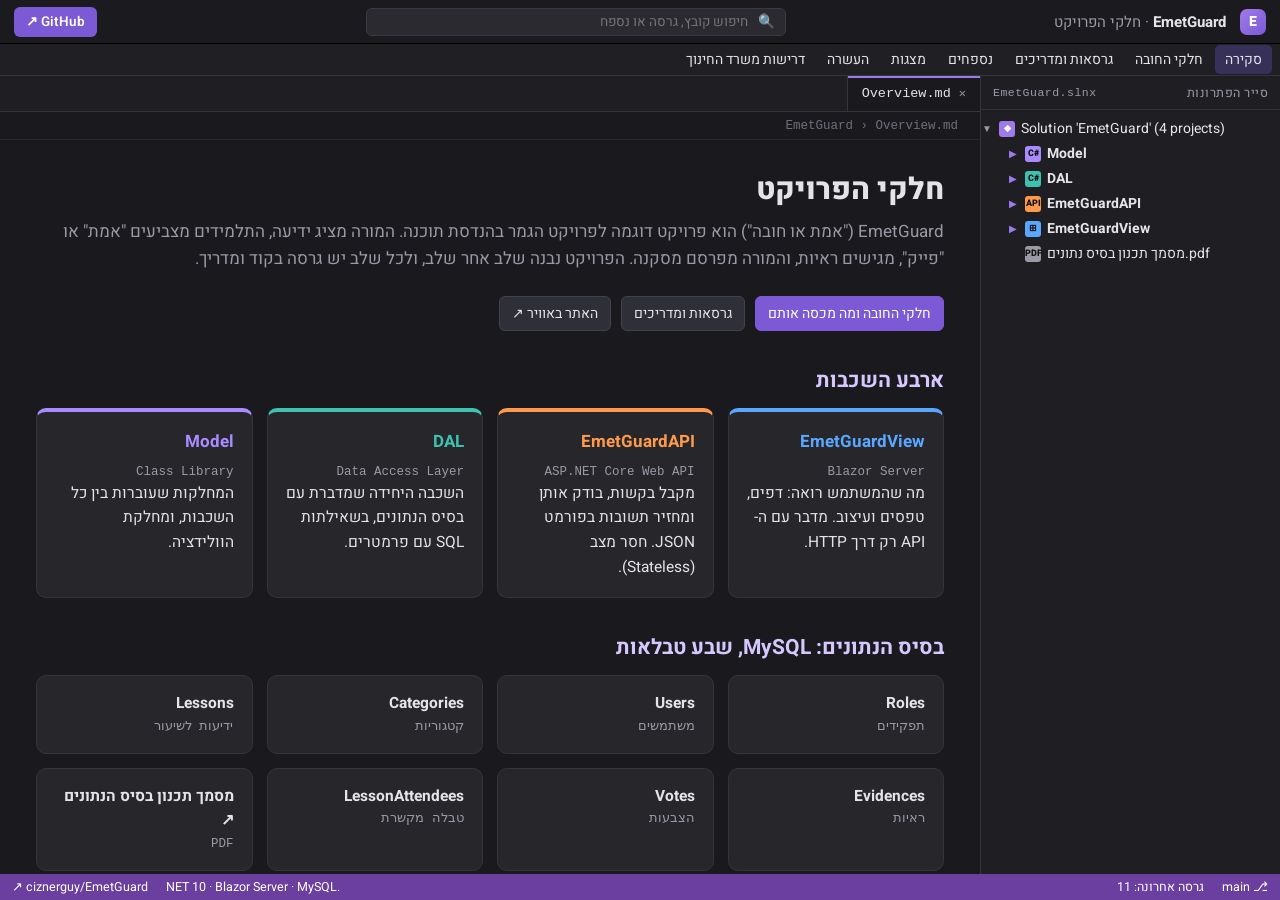
<file: index.html>
<!DOCTYPE html>
<html lang="he" dir="rtl">
<head>
<meta charset="utf-8">
<meta name="viewport" content="width=device-width, initial-scale=1">
<title>חלקי הפרויקט · EmetGuard</title>
<meta name="description" content="פרויקט הדוגמה EmetGuard: חלקי החובה, גרסאות, מדריכים, נספחים ומצגות">
<link rel="preconnect" href="https://fonts.googleapis.com">
<link href="https://fonts.googleapis.com/css2?family=Heebo:wght@400;500;700;800&display=swap" rel="stylesheet">
<style>
:root{
  --title:#1b1b1f; --menu:#202024; --side:#1f1f23; --side2:#26262b; --editor:#1a1a1e; --tab:#26262b; --tabActive:#1a1a1e;
  --line:#34343b; --text:#e3e3e8; --muted:#9a9aa6; --dim:#6f6f7a;
  --accent:#9f7aea; --accent2:#7c5ad6; --status:#6b3fa0; --sel:#37315a; --hover:#2d2d34;
  --ok:#4ec98a; --part:#e8b54d; --later:#8a8a96;
  --model:#a98bff; --dal:#3fc1b0; --api:#ff9a4d; --view:#5aa7ff; --db:#c9a27d;
  --code:"Cascadia Code","Cascadia Mono",Consolas,"Courier New",monospace;
}
*{box-sizing:border-box}
html,body{margin:0;height:100%}
body{background:var(--editor);color:var(--text);font-family:Heebo,"Segoe UI",Arial,sans-serif;font-size:15.5px;display:flex;flex-direction:column;overflow:hidden}
a{color:#b9a2ff}
a:hover{color:#d6c8ff}
code,.mono{font-family:var(--code);font-size:.92em}
code{background:#2a2a31;border:1px solid #393942;border-radius:4px;padding:0 5px;direction:ltr;unicode-bidi:isolate}

/* פס כותרת */
.titlebar{height:44px;background:var(--title);display:flex;align-items:center;gap:14px;padding:0 14px;border-bottom:1px solid #000}
.logo{width:26px;height:26px;border-radius:7px;background:linear-gradient(135deg,var(--accent),var(--accent2));display:grid;place-items:center;font-weight:800;font-size:14px;color:#fff}
.titlebar .name{font-weight:700;font-size:15px;white-space:nowrap}
.titlebar .name span{color:var(--muted);font-weight:400}
.search{flex:1;max-width:420px;margin-inline:auto;background:#2a2a30;border:1px solid #3a3a42;border-radius:6px;height:28px;display:flex;align-items:center;padding:0 10px;gap:8px;color:var(--muted);font-size:13.5px}
.search input{background:none;border:0;outline:0;color:var(--text);font:inherit;width:100%}
.tb-btn{background:var(--accent2);color:#fff;border:0;border-radius:6px;padding:5px 12px;font:inherit;font-size:13.5px;font-weight:600;text-decoration:none;white-space:nowrap}
.tb-btn:hover{background:var(--accent);color:#fff}
.menubtn{display:none;background:none;border:1px solid #444;color:var(--text);border-radius:6px;padding:3px 9px;font-size:16px;cursor:pointer}

/* תפריט */
.menubar{height:32px;background:var(--menu);display:flex;align-items:center;gap:2px;padding:0 8px;border-bottom:1px solid var(--line);overflow-x:auto;white-space:nowrap}
.menubar button{background:none;border:0;color:var(--text);font:inherit;font-size:14px;padding:4px 10px;border-radius:5px;cursor:pointer}
.menubar button:hover{background:var(--hover)}
.menubar button.on{background:var(--sel)}

/* גוף */
.main{flex:1;display:flex;min-height:0}
.explorer{width:300px;background:var(--side);border-left:1px solid var(--line);display:flex;flex-direction:column;min-height:0}
.pane-title{height:34px;display:flex;align-items:center;justify-content:space-between;padding:0 12px;font-size:12.5px;letter-spacing:.04em;color:var(--muted);text-transform:uppercase;border-bottom:1px solid var(--line)}
.tree{flex:1;overflow:auto;padding:6px 0 20px;font-size:14px;direction:ltr}
.tree .row{display:flex;align-items:center;gap:6px;height:25px;padding-right:10px;cursor:pointer;white-space:nowrap;color:var(--text);user-select:none}
.tree .row:hover{background:var(--hover)}
.tree .row.sel{background:var(--sel);outline:1px solid #5c4aa0}
.tree .chev{width:12px;color:var(--muted);font-size:10px;text-align:center}
.tree .ico{direction:ltr;width:16px;height:16px;border-radius:3px;display:inline-grid;place-items:center;font-size:9px;font-weight:800;color:#111;flex:none}
.tree .desc{color:var(--dim);font-size:12px;margin-left:6px;direction:rtl}
.tree .kids{display:block}
.tree .kids.closed{display:none}
/* רמז: כל 5 שניות החצים של הפרויקטים קופצים, עד הלחיצה הראשונה על העץ */
.tree .chev.hint{color:var(--accent);animation:nudge 5s ease-in-out 1s infinite}
@keyframes nudge{0%,24%,100%{transform:none}6%,18%{transform:translateX(4px) scale(1.35)}12%{transform:none}}
.tree .hint-tip{margin-left:8px;font-size:11.5px;color:var(--accent);direction:rtl;opacity:0;animation:tip 5s ease 1s infinite both}
@keyframes tip{0%{opacity:0}8%{opacity:1}60%{opacity:1}75%{opacity:0}100%{opacity:0}}

.editor{flex:1;display:flex;flex-direction:column;min-width:0}
.tabs{height:36px;background:var(--side);display:flex;align-items:flex-end;border-bottom:1px solid var(--line);overflow-x:auto;overflow-y:hidden}
.tab{height:35px;display:flex;align-items:center;gap:8px;padding:0 14px;background:var(--tab);border-left:1px solid var(--line);color:var(--muted);font-size:13.5px;cursor:pointer;white-space:nowrap;font-family:var(--code);direction:ltr}
.tab:hover{color:var(--text)}
.tab.on{background:var(--tabActive);color:var(--text);box-shadow:inset 0 2px 0 var(--accent)}
.tab .x{opacity:0;font-size:12px}
.tab.on .x{opacity:.6}
.breadcrumb{height:28px;display:flex;align-items:center;padding:0 22px;color:var(--dim);font-size:12.5px;border-bottom:1px solid #26262c;font-family:var(--code);direction:ltr;justify-content:flex-end}
.content{flex:1;overflow:auto;padding:28px 36px 60px}
.page{display:none;max-width:1050px;margin:0 auto;animation:fade .25s}
.page.on{display:block}
@keyframes fade{from{opacity:0;transform:translateY(6px)}to{opacity:1;transform:none}}

h1{font-size:30px;margin:0 0 6px;font-weight:800}
h2{font-size:21px;margin:34px 0 12px;font-weight:700;color:#d6c8ff}
.lead{color:var(--muted);font-size:17px;margin:0 0 24px;line-height:1.6}
p{line-height:1.7}

.grid{display:grid;gap:14px}
.g2{grid-template-columns:repeat(2,1fr)} .g3{grid-template-columns:repeat(3,1fr)} .g4{grid-template-columns:repeat(4,1fr)}
.card{background:var(--side2);border:1px solid var(--line);border-radius:10px;padding:16px 18px;line-height:1.6}
.card h3{margin:0 0 6px;font-size:17px}
.card .k{font-family:var(--code);font-size:12.5px;color:var(--muted);direction:ltr;text-align:right}
a.card{display:block;text-decoration:none;color:var(--text);transition:border-color .15s,transform .15s}
a.card:hover{border-color:var(--accent);transform:translateY(-2px);color:var(--text)}
.layer{border-top:4px solid}
.btns{display:flex;gap:10px;flex-wrap:wrap;margin-top:10px}
.btn{display:inline-flex;align-items:center;gap:6px;background:#2f2f37;border:1px solid #42424c;color:var(--text);text-decoration:none;border-radius:6px;padding:6px 12px;font-size:14px}
.btn:hover{border-color:var(--accent);color:#fff}
.btn.primary{background:var(--accent2);border-color:var(--accent2);color:#fff}

table{border-collapse:collapse;width:100%;font-size:14.5px;background:var(--side2);border:1px solid var(--line);border-radius:10px;overflow:hidden}
th,td{padding:10px 12px;text-align:right;border-bottom:1px solid var(--line);vertical-align:top;line-height:1.55}
th{background:#2c2c33;color:var(--muted);font-weight:600;font-size:13px}
tr:last-child td{border-bottom:0}
tr:hover td{background:#2a2a31}
.num{font-family:var(--code);color:var(--accent);font-weight:700;width:46px;text-align:center}
.st{display:inline-block;padding:1px 10px;border-radius:12px;font-size:12.5px;font-weight:700;white-space:nowrap}
.st.ok{background:rgba(78,201,138,.15);color:var(--ok);border:1px solid rgba(78,201,138,.4)}
.st.part{background:rgba(232,181,77,.13);color:var(--part);border:1px solid rgba(232,181,77,.4)}
.st.later{background:rgba(138,138,150,.13);color:var(--later);border:1px solid rgba(138,138,150,.35)}
.where{font-family:var(--code);font-size:12.5px;color:#cbbdff;direction:ltr;unicode-bidi:isolate}

.note{background:#2b2640;border:1px solid #4a3f7a;border-radius:10px;padding:12px 16px;line-height:1.6;margin:16px 0}
.warn{background:#3a2f1c;border-color:#6b5328}

/* פרטי קובץ */
.filehead{display:flex;align-items:center;gap:12px;margin-bottom:6px}
.filehead .ico{direction:ltr;width:34px;height:34px;border-radius:8px;display:grid;place-items:center;font-weight:800;color:#111;font-size:14px}
.codebox{background:#141417;border:1px solid var(--line);border-radius:10px;padding:14px 18px;font-family:var(--code);font-size:13.5px;direction:ltr;text-align:left;white-space:pre;overflow:auto;color:#d4d4d4;line-height:1.55}
.codebox .c{color:#6a9955} .codebox .k{color:#569cd6} .codebox .t{color:#4ec9b0} .codebox .s{color:#ce9178}

/* שורת סטטוס */
.statusbar{height:26px;background:var(--status);color:#fff;display:flex;align-items:center;gap:18px;padding:0 12px;font-size:12.5px;white-space:nowrap;overflow:hidden}
.statusbar .sp{flex:1}
.statusbar a{color:#fff;text-decoration:none}

/* טלפון */
@media (max-width:900px){
  .g3,.g4{grid-template-columns:repeat(2,1fr)}
  .explorer{position:fixed;top:76px;bottom:26px;right:0;z-index:20;transform:translateX(100%);transition:transform .2s;box-shadow:-8px 0 30px rgba(0,0,0,.5)}
  body.tree-open .explorer{transform:none}
  .menubtn{display:inline-block}
  .search{display:none}
  .content{padding:20px 16px 50px}
  .titlebar .name span{display:none}
}
@media (max-width:560px){
  .g2,.g3,.g4{grid-template-columns:1fr}
  h1{font-size:24px}
  .tb-btn{display:none}
  table{font-size:13.5px} th,td{padding:8px}
}
</style>
</head>
<body>

<header class="titlebar">
  <button class="menubtn" id="menuBtn" aria-label="פתיחת סייר הפתרונות">☰</button>
  <div class="logo">E</div>
  <div class="name">EmetGuard <span>· חלקי הפרויקט</span></div>
  <label class="search">🔍<input id="q" type="search" placeholder="חיפוש קובץ, גרסה או נספח"></label>
  <a class="tb-btn" href="https://github.com/ciznerguy/EmetGuard" target="_blank" rel="noopener">GitHub ↗</a>
</header>

<nav class="menubar" id="menubar">
  <button data-go="overview">סקירה</button>
  <button data-go="requirements">חלקי החובה</button>
  <button data-go="versions">גרסאות ומדריכים</button>
  <button data-go="appendices">נספחים</button>
  <button data-go="decks">מצגות</button>
  <button data-go="enrichment">העשרה</button>
  <button data-go="ministry">דרישות משרד החינוך</button>
</nav>

<div class="main">
  <aside class="explorer" id="explorer">
    <div class="pane-title"><span>סייר הפתרונות</span><span class="mono" style="text-transform:none">EmetGuard.slnx</span></div>
    <div class="tree" id="tree"></div>
  </aside>

  <section class="editor">
    <div class="tabs" id="tabs"></div>
    <div class="breadcrumb" id="crumb"></div>
    <div class="content" id="content">

<!-- ===== סקירה ===== -->
<article class="page" id="p-overview">
  <h1>חלקי הפרויקט</h1>
  <p class="lead">EmetGuard ("אמת או חובה") הוא פרויקט דוגמה לפרויקט הגמר בהנדסת תוכנה. המורה מציג ידיעה, התלמידים מצביעים "אמת" או "פייק", מגישים ראיות, והמורה מפרסם מסקנה. הפרויקט נבנה שלב אחר שלב, ולכל שלב יש גרסה בקוד ומדריך.</p>

  <div class="btns" style="margin-bottom:8px">
    <a class="btn primary" href="#requirements">חלקי החובה ומה מכסה אותם</a>
    <a class="btn" href="#versions">גרסאות ומדריכים</a>
    <a class="btn" href="https://emetguard.onrender.com" target="_blank" rel="noopener">האתר באוויר ↗</a>
  </div>

  <h2>ארבע השכבות</h2>
  <div class="grid g4">
    <a class="card layer" style="border-top-color:var(--view)" href="#file/view">
      <h3 style="color:var(--view)">EmetGuardView</h3><div class="k">Blazor Server</div>
      מה שהמשתמש רואה: דפים, טפסים ועיצוב. מדבר עם ה-API רק דרך HTTP.</a>
    <a class="card layer" style="border-top-color:var(--api)" href="#file/api">
      <h3 style="color:var(--api)">EmetGuardAPI</h3><div class="k">ASP.NET Core Web API</div>
      מקבל בקשות, בודק אותן ומחזיר תשובות בפורמט JSON. חסר מצב (Stateless).</a>
    <a class="card layer" style="border-top-color:var(--dal)" href="#file/dal">
      <h3 style="color:var(--dal)">DAL</h3><div class="k">Data Access Layer</div>
      השכבה היחידה שמדברת עם בסיס הנתונים, בשאילתות SQL עם פרמטרים.</a>
    <a class="card layer" style="border-top-color:var(--model)" href="#file/model">
      <h3 style="color:var(--model)">Model</h3><div class="k">Class Library</div>
      המחלקות שעוברות בין כל השכבות, ומחלקת הוולידציה.</a>
  </div>

  <h2>בסיס הנתונים: MySQL, שבע טבלאות</h2>
  <div class="grid g4">
    <div class="card"><b>Roles</b><div class="k">תפקידים</div></div>
    <div class="card"><b>Users</b><div class="k">משתמשים</div></div>
    <div class="card"><b>Categories</b><div class="k">קטגוריות</div></div>
    <div class="card"><b>Lessons</b><div class="k">ידיעות לשיעור</div></div>
    <div class="card"><b>Evidences</b><div class="k">ראיות</div></div>
    <div class="card"><b>Votes</b><div class="k">הצבעות</div></div>
    <div class="card"><b>LessonAttendees</b><div class="k">טבלה מקשרת</div></div>
    <a class="card" id="dbDoc" target="_blank" rel="noopener"><b>מסמך תכנון בסיס הנתונים ↗</b><div class="k">PDF</div></a>
  </div>

  <h2>איך להשתמש באתר</h2>
  <div class="grid g3">
    <div class="card"><b>סייר הפתרונות</b><br>בצד ימין, כמו ב-Visual Studio. לחיצה על קובץ מסבירה מה הוא עושה ובאיזו גרסה נוסף.</div>
    <div class="card"><b>הלשוניות</b><br>בתפריט העליון: חלקי החובה, גרסאות, נספחים, מצגות ודרישות המשרד.</div>
    <div class="card"><b>חיפוש</b><br>בשורת החיפוש למעלה אפשר למצוא קובץ, גרסה או נספח לפי שם.</div>
  </div>
</article>

<!-- ===== חלקי החובה ===== -->
<article class="page" id="p-requirements">
  <h1>חלקי החובה</h1>
  <p class="lead">דרישות החובה לפי גיליון ההערכה של משרד החינוך (מגמה 883589), ולצד כל אחת: איפה היא נמצאת בפרויקט הדוגמה ובאיזו גרסה.</p>

  <h2>דרישות חובה 1-6</h2>
  <table>
    <tr><th>#</th><th>דרישה</th><th>איפה בפרויקט</th><th>גרסה</th></tr>
    <tr><td class="num">1</td><td>ממשק למערכת מידע: שליפה מכמה טבלאות, עדכון, ועובד בזמן הבחינה</td><td><span class="where">UserDB · UsersController</span><br>הרשמה, כניסה, שליפת משתמש עם שם התפקיד (JOIN)</td><td>3, 5, 6</td></tr>
    <tr><td class="num">2</td><td>שימוש בנתונים ובפקדים, שאילתות מורכבות, חיתוך ועדכון</td><td><span class="where">UserDB</span><br>שאילתות עם פרמטרים, JOIN לתפקידים, ספירה לפי תפקיד (GROUP BY), עדכון סיסמה ואימייל</td><td>3</td></tr>
    <tr><td class="num">3</td><td>מסד נתונים מנורמל: לפחות 4 טבלאות, טבלה מקשרת, מפתחות זרים</td><td><span class="where">DatabaseInitializer</span><br>7 טבלאות, LessonAttendees מקשרת, מפתחות זרים</td><td>2</td></tr>
    <tr><td class="num">4</td><td>ממשק משתמש נוח, כולל בדיקות תקינות</td><td><span class="where">Home · Login · Register · UserValidator</span><br>עיצוב Bootstrap, בדיקות קלט בדף וב-API</td><td>4, 5, 11</td></tr>
    <tr><td class="num">5</td><td>שימוש נכון בתכנות מונחה עצמים, כולל ירושה</td><td><span class="where">BaseEntity → User</span><br>ירושה, בנאים, base, override של ToString</td><td>3</td></tr>
    <tr><td class="num">6</td><td>כמה רמות הרשאה, והממשק מציג רק מה שמותר</td><td>מנהל, מורה ותלמיד. דף ראשי לכל תפקיד</td><td>8 (מטלה)</td></tr>
  </table>

  <h2>דרישות החלופה</h2>
  <table>
    <tr><th>חלופה</th><th>מה נדרש</th><th>איפה בפרויקט</th></tr>
    <tr><td><b>שירותי רשת</b></td><td>שרת-לקוח, סביבה חסרת מצב, Web Service שכתב התלמיד עם שליפה, הוספה, עדכון ומחיקה, והעברת אובייקטים ורשימות</td><td><span class="where">EmetGuardAPI · UsersController</span><br>ASP.NET Core, ‏<code>List&lt;User&gt;</code> ב-JSON</td></tr>
    <tr><td><b>תכנות אסינכרוני</b></td><td>טיפול בנתונים בשרת במנגנון אסינכרוני, אירועים ונציגים (delegates)</td><td><span class="where">async/await · UserSession.OnChange</span></td></tr>
    <tr><td><b>מערכות מנהליות</b></td><td>תיק ניתוח: ייזום, מערכת קיימת ועתידית, ארגון, Use Case, תרשים פעילות, ERD/DSD</td><td>מסמך הייזום ומסמך תכנון בסיס הנתונים</td></tr>
  </table>

  <h2>הרחבות: צריך 3 נושאים</h2>
  <p>אפשרות 1: שלושה נושאים מסעיף 8. אפשרות 2: שניים מסעיף 8 ושניים מסעיף 9.</p>
  <div class="grid g2">
    <div class="card"><b>סעיף 8</b>
      <ul style="margin:6px 0 0;padding-right:20px">
        <li>הצפנה והגנה על סיסמאות: גיבוב BCrypt <span class="st later">גרסה 7</span></li>
        <li>user control: הרכיבים Field ו-Logo <span class="st later">גרסה 4</span></li>
      </ul></div>
    <div class="card"><b>סעיף 9</b>
      <ul style="margin:6px 0 0;padding-right:20px">
        <li>הגנה מפני SQL Injection בעזרת פרמטרים <span class="st later">גרסה 3</span></li>
        <li>קוד אסינכרוני <span class="st later">כל הגרסאות</span></li>
        <li>כתיבה ושימוש במחלקות validation <span class="st later">גרסה 11</span></li>
      </ul></div>
  </div>
  <div class="note"><b>סעיף 7, בינה מלאכותית:</b> השנה רשות, וכל נתיב בו נספר כנושא מסעיף 8. בשנה הבאה (תשפ"ח) הוא יהפוך לחובה.</div>

  <h2>תנאי סף שאינם קוד</h2>
  <div class="grid g3">
    <div class="card"><b>תיק פרויקט</b><br>חובה שיהיו בו לפחות ארכיטקטורה, מימוש ונספח קוד. בלעדיהם הפרויקט לא מתקבל.</div>
    <div class="card"><b>סימון קוד שנעזרו בו</b><br>כל קטע שנלקח מאתר או נוצר בבינה מלאכותית מסומן בתיעוד. בפרויקט: הערות ▼▼▼ ו-▲▲▲ סביב קטעי העיצוב.</div>
    <div class="card"><b>עובד בבחינה</b><br>הפעלה מלאה מקצה לקצה, כולל שמירה וטעינה של נתונים. לא סרטון ולא מצגת.</div>
  </div>
</article>

<!-- ===== גרסאות ===== -->
<article class="page" id="p-versions">
  <h1>גרסאות ומדריכים</h1>
  <p class="lead">כל גרסה מוסיפה שלב אחד. לכל גרסה: הקוד כפי שהיה בסוף השלב, ומדריך שמסביר מה נעשה בו.</p>
  <table id="versionsTable">
    <tr><th>גרסה</th><th>מה נוסף</th><th>קוד</th><th>מדריך</th></tr>
  </table>
  <div class="note"><b>הגשה:</b> <a href="https://github.com/ciznerguy/EmetGuard/releases/download/v7/submission-stages-1-9.pdf" target="_blank" rel="noopener">הוראות הגשה שלבים 1-9</a>. קישור לפרויקט ב-GitHub וסרטון הסבר הם חובה. כל גרסה זמינה גם כקובץ zip בדף ה-<a href="https://github.com/ciznerguy/EmetGuard/releases" target="_blank" rel="noopener">Releases</a>.</div>
</article>

<!-- ===== נספחים ===== -->
<article class="page" id="p-appendices">
  <h1>נספחים</h1>
  <p class="lead">הסברים מורחבים על נושאים שפגשנו בדרך. ליד כל נספח מצוין באיזו גרסה פגשנו את הנושא לראשונה.</p>
  <div class="grid g2" id="appGrid"></div>
</article>

<!-- ===== מצגות ===== -->
<article class="page" id="p-decks">
  <h1>מצגות</h1>
  <p class="lead">מצגות מונפשות להצגה בכיתה. מעבר בין שקפים בחיצים במקלדת או בכפתורים בתחתית המסך.</p>
  <div class="grid g2">
    <a class="card" href="parts.html" target="_blank" rel="noopener" style="border-top:4px solid var(--view)">
      <h3>חלקי הפרויקט (הכנה למבחן) ↗</h3>
      ארבע השכבות, תפקיד כל אחת ואיך הן מדברות זו עם זו, לפי שלבים 1-9.</a>
    <a class="card" href="validation.html" target="_blank" rel="noopener" style="border-top:4px solid var(--model)">
      <h3>מחלקת ולידציה (גרסה 11) ↗</h3>
      למה בדיקה בדף לא מספיקה, איפה UserValidator יושבת, הכללים, הקוד והשימוש בדף וב-API.</a>
  </div>
  <h2>סרטון</h2>
  <div class="card">
    <h3>איך עובדים עם הגיט של EmetGuard</h3>
    <p style="margin:0 0 12px;color:var(--muted)">סרטון קצר, בלי קול: הדף הראשי, מעבר בין הגרסאות, המדריך של כל גרסה והנספחים.</p>
    <video controls preload="metadata" playsinline style="width:100%;max-width:900px;display:block;border-radius:8px;border:1px solid var(--line);background:#000">
      <source src="media/git-guide.mp4#t=2" type="video/mp4">
    </video>
  </div>
</article>

<!-- ===== העשרה ===== -->
<article class="page" id="p-enrichment">
  <h1>העשרה</h1>
  <p class="lead">למי שרוצה ללמוד עוד. <b>לא חובה:</b> הפרויקט עומד בכל הדרישות גם בלעדיהם. כדאי לגשת אליהם רק אחרי שסיימתם את שלבי הפרויקט.</p>
  <div class="grid g2">
    <div class="card"><h3>Remote DB</h3>בסיס נתונים MySQL בענן (Aiven), ובחירה בקוד בין השרת המקומי לשרת בענן.
      <div class="btns"><a class="btn" href="https://github.com/ciznerguy/EmetGuard/raw/main/enrichment/remote-db-guide.pdf" target="_blank" rel="noopener">מדריך ↗</a></div></div>
    <div class="card"><h3>Website Hosting</h3>פרסום האתר באינטרנט ב-Render עם Docker.
      <div class="btns"><a class="btn" href="https://github.com/ciznerguy/EmetGuard/raw/main/enrichment/website-hosting-guide.pdf" target="_blank" rel="noopener">מדריך ↗</a><a class="btn" href="https://emetguard.onrender.com" target="_blank" rel="noopener">האתר באוויר ↗</a></div></div>
  </div>
</article>

<!-- ===== משרד החינוך ===== -->
<article class="page" id="p-ministry">
  <h1>דרישות משרד החינוך</h1>
  <p class="lead">"אפליקציות משולבות נתונים" במסגרת לימודי ההתמחות בהנדסת תוכנה, 883589. גיליון בדיקת רמת הפרויקט והערכתו.</p>
  <div class="btns" style="margin-bottom:10px"><a class="btn primary" href="docs/ministry-requirements.pdf" target="_blank" rel="noopener">📄 פתיחת הגיליון המלא (PDF)</a></div>

  <h2>בקצרה</h2>
  <div class="grid g2">
    <div class="card"><b>דרישות חובה 1-6</b><br>בלעדיהן הפרויקט לא מתקבל. בלי דרישות 5 או 6 הוא נבדק כפרויקט 3 יחידות.</div>
    <div class="card"><b>סעיף 7: בינה מלאכותית</b><br>ארבעה נתיבים: מודל שפה דרך API, מודלים מוכנים, סוכן, ואימון מודל. השנה רשות, מתשפ"ח חובה.</div>
    <div class="card"><b>הרחבות: 3 נושאים</b><br>שלושה מסעיף 8, או שניים מסעיף 8 ושניים מסעיף 9. מתשפ"ח: ארבעה מסעיף 8, או שלושה מסעיף 8 ושניים מסעיף 9.</div>
    <div class="card"><b>תיק הפרויקט: 20%</b><br>מראה 15%, תוכן 85%. חובה לפחות ארכיטקטורה, מימוש ונספח קוד.</div>
  </div>

  <h2>הערכת הפרויקט בבחינה</h2>
  <table>
    <tr><th>מרכיב</th><th>משקל</th></tr>
    <tr><td>הצגה ושליטה בפרויקט</td><td>10%</td></tr>
    <tr><td>פרויקט עובד מקצה לקצה</td><td>10%</td></tr>
    <tr><td>אחסון וטיפול בבסיס נתונים</td><td>10%</td></tr>
    <tr><td>שימוש בנושאים מסעיפים 8 ו-9</td><td>10%</td></tr>
    <tr><td>שליטה בקוד</td><td>25%</td></tr>
    <tr><td>שליטה בחומר התיאורטי</td><td>15%</td></tr>
    <tr><td>שלוש הרחבות</td><td>7% + 7% + 6%</td></tr>
    <tr><td>בונוס: נושא מורכב, הרחבות נוספות</td><td>עד 10%</td></tr>
  </table>
  <div class="note warn">הפרויקט חייב לעבוד במהלך הבחינה. לא סרטון, לא מצגת, ולא "אתמול הכל עבד".</div>
</article>

<!-- ===== קובץ ===== -->
<article class="page" id="p-file"></article>

    </div>
  </section>
</div>

<footer class="statusbar">
  <span>⎇ main</span>
  <span id="sbLatest">גרסה אחרונה: 11</span>
  <span class="sp"></span>
  <span>.NET 10 · Blazor Server · MySQL</span>
  <a href="https://github.com/ciznerguy/EmetGuard" target="_blank" rel="noopener">ciznerguy/EmetGuard ↗</a>
</footer>

<script>
(function(){
  var GH = "https://github.com/ciznerguy/EmetGuard";
  var REL = GH + "/releases/download/";

  // ---------- נתונים ----------
  var versions = [
    [1, "מבנה ראשוני של ארבע שכבות", "v1", "v1/v1-initial-project-guide.pdf", "מדריך יצירת פרויקט ראשוני"],
    [2, "יצירה של בסיס הנתונים והטבלאות", "v2", "v2/v2-database-connection-guide.pdf", "מדריך חיבור לבסיס הנתונים"],
    [3, "מחלקות Model, שאילתות משתמשים ב-DAL ו-endpoints ב-API", "v3", "v3/v3-users-table-guide.pdf", "מדריך גישה לטבלת המשתמשים"],
    [4, "דף בית, דף הרשמה ודף כניסה בעיצוב Bootstrap", "v4", "v4/v4-pages-design-guide.pdf", "מדריך דף בית, הרשמה וכניסה"],
    [5, "הפעלת דף ההרשמה: בדיקה שהמשתמש לא קיים ושמירה בבסיס הנתונים", "v5", "v5/v5-register-logic-guide.pdf", "מדריך הפעלת דף ההרשמה"],
    [6, "כניסה למערכת, ושירות שזוכר את המשתמש המחובר בכל הדפים", "v6", "v6/v6-login-session-guide.pdf", "מדריך כניסה ושירות משתמש"],
    [7, "גיבוב סיסמאות עם BCrypt, ומשתמשים התחלתיים", "v7", "v7/v7-password-hashing-guide.pdf", "מדריך גיבוב סיסמאות"],
    [8, "מטלה: רמות הרשאה ודף ראשי לכל תפקיד", null, "v7/assignment-stage8-permissions.pdf", "הנחיות מטלה שלב 8"],
    [9, "מטלה: עיצוב הדפים הפנימיים", null, "v7/assignment-stage9-inner-pages.pdf", "הנחיות מטלה שלב 9"],
    [10, "הודעות בקונסולת ה-API על הגישה לבסיס הנתונים", "v10", "v10/v10-console-logging-guide.pdf", "מדריך הודעות בקונסולה"],
    [11, "מחלקת ולידציה משותפת: אותם כללי תקינות בדף ההרשמה וב-API", "v11", "v11/v11-validation-guide.pdf", "מדריך מחלקת ולידציה"]
  ];
  var appendices = [
    ["שאלות להבנה וחזרה", "v7/review-questions.pdf", "כל הגרסאות"],
    ["גיבוי הפרויקט ב-Git וב-GitHub", "v1/appendix-git-backup.pdf", "1"],
    ["המחלקה DatabaseInitializer: אתחול בסיס הנתונים", "v2/v2-appendix-database-initializer.pdf", "2"],
    ["למה צריך מחלקת בסיס (BaseEntity)", "v3/v3-users-table-guide.pdf", "3"],
    ["תכונות ב-C#: get ו-set, ולמה לא ויתרנו על הכימוס", "v3/v3-appendix-properties.pdf", "3"],
    ["Bootstrap לעומק, עם דוגמאות מהאתר", "v4/v4-pages-design-guide.pdf", "4"],
    ["פביקון: מה זה, איך יוצרים ואיך מעלים לאתר", "v4/v4-appendix-favicon.pdf", "4"],
    ["איך משתמשים במחלקה בלי ליצור עצם: פעולות static", "v11/v11-appendix-static.pdf", "11"]
  ];

  // קבצים בסייר הפתרונות
  var C = {model:"#a98bff", dal:"#3fc1b0", api:"#ff9a4d", view:"#5aa7ff", db:"#c9a27d", doc:"#9a9aa6"};
  var files = {
    model:{name:"Model", kind:"project", color:C.model, ico:"C#", desc:"פרויקט מסוג Class Library שמכיל את מחלקות הנתונים של המערכת. אלה המחלקות שעוברות בין כל השכבות: ה-DAL ממלא אותן מבסיס הנתונים, ה-API שולח אותן ברשת כ-JSON, והתצוגה מציגה אותן. Model לא תלויה באף שכבה אחרת, ולכן כל השכבות יכולות להפנות אליה בלי ליצור תלות מעגלית. התצוגה מפנה אליה ישירות, וה-API מכיר אותה דרך DAL. בפרויקט יש שלושה קבצים: מחלקת הבסיס BaseEntity, המחלקה User ומחלקת הוולידציה UserValidator. כשנוסיף ישויות חדשות, כמו שיעור או ראיה, הן ייכנסו לכאן.", ver:"1", path:"Model"},
    baseentity:{name:"BaseEntity.cs", color:C.model, ico:"C#", desc:"מחלקת בסיס מופשטת (abstract) שכל ישות במערכת יורשת ממנה. יש בה תכונה אחת, Id, המזהה הייחודי שמתאים למפתח הראשי בטבלה. המילה abstract אומרת שאי אפשר ליצור ממנה עצם ישירות, רק ממחלקות שיורשות ממנה. הבנאים שלה מוגדרים protected, כלומר רק מחלקה יורשת יכולה לקרוא להם, דרך base. כך כל ישות מקבלת את ה-Id בלי לכתוב אותו שוב. זו דרישת הירושה של משרד החינוך, והבסיס לכל מחלקה שנוסיף בהמשך.", ver:"3", path:"Model/BaseEntity.cs",
      code:'<span class="k">public abstract class</span> <span class="t">BaseEntity</span>\n{\n    <span class="k">public int</span> Id { <span class="k">get</span>; <span class="k">set</span>; }\n}'},
    user:{name:"User.cs", color:C.model, ico:"C#", desc:"המחלקה שמייצגת משתמש: שם משתמש, אימייל, סיסמה, מזהה ושם התפקיד, תאריך הרשמה והאם המשתמש פעיל. היא יורשת מ-BaseEntity ומקבלת ממנה את Id. יש בה שלושה בנאים: בנאי ריק שצריך כדי להמיר JSON לעצם, בנאי להרשמה עם שם, אימייל וסיסמה, ובנאי מלא שקורא לבנאי של מחלקת הבסיס עם base(id). הפעולה ToString נכתבה מחדש עם override, כך שהדפסה של משתמש מציגה את הפרטים שלו. זו דוגמה לפולימורפיזם. התכונות מוגדרות עם get ו-set, וכך נשמר הכימוס.", ver:"3", path:"Model/User.cs",
      code:'<span class="k">public class</span> <span class="t">User</span> : <span class="t">BaseEntity</span>\n{\n    <span class="k">public string</span> Username { <span class="k">get</span>; <span class="k">set</span>; }\n    ...\n    <span class="k">public override string</span> ToString() { ... }\n}'},
    validator:{name:"UserValidator.cs", color:C.model, ico:"C#", desc:"מחלקה סטטית שמרכזת את כל כללי התקינות של משתמש: שם משתמש בין 3 ל-20 תווים באנגלית, ספרות וקו תחתון, אימייל במבנה תקין, וסיסמה של לפחות 8 תווים עם אות וספרה. לכל שדה יש פעולת בדיקה שמחזירה הודעת שגיאה או מחרוזת ריקה, והפעולה Validate בודקת משתמש שלם ומחזירה רשימה של כל השגיאות. המחלקה נמצאת ב-Model כי זו השכבה היחידה שגם התצוגה וגם ה-API מכירים. כך הדף בודק לנוחות המשתמש, והשרת בודק להגנה, לפי אותם כללים בדיוק. זו הרחבה מסעיף 9 של משרד החינוך, וגם מחזקת את דרישת החובה לבדיקות תקינות.", ver:"11", path:"Model/UserValidator.cs",
      code:'<span class="t">List</span>&lt;<span class="k">string</span>&gt; errors = <span class="t">UserValidator</span>.Validate(user);\n<span class="k">if</span> (errors.Count &gt; 0)\n{\n    <span class="k">return</span> BadRequest(errors);\n}'},
    dal:{name:"DAL", kind:"project", color:C.dal, ico:"C#", desc:"שכבת הגישה לנתונים (Data Access Layer). זו השכבה היחידה שמדברת עם בסיס הנתונים MySQL, בעזרת החבילה MySql.Data. כל שאילתה כתובה ב-SQL ישיר, בלי Entity Framework, וכל ערך שמגיע מהמשתמש עובר כפרמטר, כדי למנוע הזרקת SQL. כל הפעולות אסינכרוניות (async ו-await), כך שהשרת פנוי לבקשות אחרות בזמן ההמתנה לבסיס הנתונים. בשכבה יש את DatabaseInitializer שבונה את בסיס הנתונים, ואת UserDB עם השאילתות על המשתמשים. לכל טבלה חדשה תתווסף כאן מחלקה משלה.", ver:"2", path:"DAL"},
    initializer:{name:"DatabaseInitializer.cs", color:C.dal, ico:"C#", desc:"המחלקה שרצה פעם אחת כשה-API עולה, ומכינה את בסיס הנתונים. היא יוצרת את בסיס הנתונים EmetGuardDB אם הוא לא קיים, ואחר כך את שבע הטבלאות עם CREATE TABLE IF NOT EXISTS, כך שהרצה חוזרת לא מוחקת נתונים. בטבלאות מוגדרים מפתחות ראשיים, מפתחות זרים בין הטבלאות, והטבלה המקשרת LessonAttendees בין שיעורים למשתמשים. בסוף היא מוסיפה את שלושת התפקידים ומשתמשים התחלתיים, עם סיסמאות מגובבות. מגרסה 10 היא כותבת לקונסולה הודעה על כל שלב, כדי שאפשר יהיה לראות מה קרה.", ver:"2", path:"DAL/DatabaseInitializer.cs",
      code:'<span class="k">CREATE TABLE IF NOT EXISTS</span> LessonAttendees (\n    LessonID <span class="k">INT NOT NULL</span>,\n    UserID <span class="k">INT NOT NULL</span>,\n    <span class="k">FOREIGN KEY</span> (LessonID) <span class="k">REFERENCES</span> Lessons(LessonID), ...\n);'},
    userdb:{name:"UserDB.cs", color:C.dal, ico:"C#", desc:"כל הפעולות על טבלת המשתמשים, אחת לכל שאילתה: הוספה, בדיקה אם שם משתמש או אימייל כבר קיימים, בדיקת כניסה, שליפה לפי מזהה, שליפת כל המשתמשים, ספירה לפי תפקיד, עדכון תפקיד, סיסמה ואימייל, ומחיקה. השליפות משתמשות ב-JOIN עם טבלת התפקידים כדי להחזיר גם את שם התפקיד, והספירה משתמשת ב-GROUP BY. בהוספה ובעדכון הסיסמה מגובבת עם BCrypt, ובכניסה משווים את מה שהוקלד לגיבוב השמור. המחרוזת של החיבור מגיעה דרך הבנאי, ולכן המחלקה לא יודעת מאיפה היא נקראה.", ver:"3", path:"DAL/UserDB.cs",
      code:'<span class="k">string</span> sql = <span class="s">"SELECT ... FROM Users u JOIN Roles r ON u.RoleID = r.RoleID WHERE u.Username = @Username;"</span>;\ncommand.Parameters.AddWithValue(<span class="s">"@Username"</span>, username);'},
    api:{name:"EmetGuardAPI", kind:"project", color:C.api, ico:"API", desc:"שכבת השירות: פרויקט ASP.NET Core Web API. הוא מקבל בקשות HTTP, קורא לפעולה המתאימה ב-DAL ומחזיר תשובה בפורמט JSON עם קוד מצב. ה-API חסר מצב (Stateless): הוא לא זוכר דבר בין בקשה לבקשה, וכל בקשה עומדת בפני עצמה. כך הוא יכול לשרת הרבה משתמשים, ואפשר לחבר אליו גם לקוחות אחרים, כמו אפליקציה לטלפון. מחרוזת החיבור לבסיס הנתונים נשמרת ב-User Secrets ולא בקוד, כדי שהסיסמה לא תעלה לגיט.", ver:"1", path:"EmetGuardAPI"},
    controller:{name:"UsersController.cs", color:C.api, ico:"C#", desc:"הבקר שמגדיר את נקודות הקצה של המשתמשים, כולן תחת הכתובת api/users. יש בו שליפת כל המשתמשים ומשתמש לפי מזהה, בדיקה אם שם או אימייל תפוסים, ספירה לפי תפקיד, הרשמה, כניסה, עדכון תפקיד, סיסמה ואימייל, ומחיקה. כל פעולה מחזירה קוד מצב מתאים: 200 הצלחה, 201 נוצר, 400 בקשה שגויה, 401 כניסה נכשלה, 404 לא נמצא ו-409 כבר קיים. מגרסה 7 הבקר לא מחזיר סיסמאות בתשובות, ומגרסה 11 הוא בודק תקינות עם UserValidator לפני כל הרשמה.", ver:"3", path:"EmetGuardAPI/Controllers/UsersController.cs",
      code:'[<span class="t">HttpPost</span>]\n<span class="k">public async</span> <span class="t">Task</span>&lt;<span class="t">ActionResult</span>&lt;<span class="t">User</span>&gt;&gt; Add([<span class="t">FromBody</span>] <span class="t">User</span> user, ...)'},
    http:{name:"EmetGuardAPI.http", color:C.api, ico:"⇄", desc:"קובץ בדיקות שמאפשר לשלוח בקשות ל-API ישירות מתוך Visual Studio, בלי דפדפן ובלי דף. מעל כל בקשה מופיע קישור לשליחה, והתשובה מוצגת בחלון בצד, עם קוד המצב וגוף התשובה. המשתנה בראש הקובץ שומר את כתובת השרת, וכל הבקשות משתמשות בו. יש בו בקשה לכל נקודת קצה, ומגרסה 11 גם בקשה עם נתונים שגויים, שמראה שהשרת מגן על עצמו גם בלי הדף. זה הכלי לבדוק את ה-API לפני שבונים לו מסכים.", ver:"1", path:"EmetGuardAPI/EmetGuardAPI.http",
      code:'POST {{EmetGuardAPI_HostAddress}}/api/users\nContent-Type: application/json\n\n{ <span class="s">"username"</span>: <span class="s">"test_user"</span>, ... }'},
    program:{name:"Program.cs", color:C.api, ico:"C#", desc:"נקודת הכניסה של שרת ה-API: הקוד שרץ ראשון כשמפעילים את הפרויקט. הוא קורא את מחרוזת החיבור מ-User Secrets, מריץ את DatabaseInitializer כדי שבסיס הנתונים והטבלאות יהיו מוכנים, ורושם את UserDB כשירות אחד לכל האפליקציה (Singleton). אחר כך הוא מפעיל את הבקרים. אם החיבור לבסיס הנתונים נכשל, מופיעה בקונסולה הודעה ברורה עם הסיבה, והשרת לא עולה.", ver:"2", path:"EmetGuardAPI/Program.cs"},
    view:{name:"EmetGuardView", kind:"project", color:C.view, ico:"⊞", desc:"שכבת התצוגה: פרויקט Blazor Server. כאן נמצאים הדפים, הרכיבים המשותפים והעיצוב, כולם כתובים ב-Razor, שהוא HTML עם קוד C#. התצוגה לא ניגשת לבסיס הנתונים. כל נתון מגיע מה-API, דרך HttpClient. העיצוב בנוי על ספריית Bootstrap בגרסה לימין לשמאל, עם קובץ site.css שמתאים אותה לצבעים של האתר. השירות UserSession זוכר את המשתמש המחובר בזמן הגלישה.", ver:"1", path:"EmetGuardView"},
    home:{name:"Home.razor", color:C.view, ico:"@", desc:"דף הבית של האתר, הדף הראשון שמבקר רואה. הוא מסביר מה האתר עושה ולמה זה חשוב, ומציג שתי דוגמאות אמיתיות לידיעות פייק: תמונה של האפיפיור שנוצרה בבינה מלאכותית, וסרטון מזויף של טום קרוז. אחר כך הוא מתאר איך שיעור עובד, מידיעה אחת לדיון שלם, ומזמין להירשם. הדף בנוי מחלקים (section) במחלקות של Bootstrap, ומותאם גם לטלפון. קטעי העיצוב מסומנים בהערה שנעזרו בהם בבינה מלאכותית.", ver:"4", path:"EmetGuardView/Components/Pages/Home.razor"},
    login:{name:"Login.razor", color:C.view, ico:"@", desc:"דף הכניסה למערכת. המשתמש מקליד שם משתמש וסיסמה, והדף שולח אותם ל-API בבקשת POST. אם הכניסה הצליחה, הבקר מחזיר את המשתמש בלי הסיסמה, והדף שומר אותו בשירות UserSession ומעביר אותו לדף הראשי של התפקיד שלו. אם נכשלה, מוצגת הודעה כללית, בלי לגלות אם השם או הסיסמה שגויים. בזמן שהבקשה בדרך, הכפתור מושבת ומציג סימן טעינה.", ver:"4, 6", path:"EmetGuardView/Components/Pages/Login.razor"},
    register:{name:"Register.razor", color:C.view, ico:"@", desc:"דף ההרשמה, והדף הראשון שבו התצוגה כותבת לבסיס הנתונים. לפני שפונים לשרת, הדף בודק את השדות עם UserValidator ובודק שהסיסמה ואימותה זהים. אחר כך הוא שואל את ה-API אם שם המשתמש והאימייל פנויים, ורק אז שולח את המשתמש החדש לשמירה. אם ההרשמה הצליחה, מופיעה הודעה עם ספירה לאחור, והדף עובר לדף הכניסה. כל הלוגיקה כתובה ב-C#, בלי JavaScript.", ver:"4, 5, 11", path:"EmetGuardView/Components/Pages/Register.razor"},
    field:{name:"Field.razor", color:C.view, ico:"@", desc:"רכיב משותף (user control): שדה טופס שמורכב מתווית ותיבת קלט, בעיצוב של Bootstrap. במקום לכתוב את אותו HTML בכל שדה בכל טופס, כותבים אותו פעם אחת כאן, ומעבירים לרכיב רק את מה שמשתנה: התווית, סוג השדה וכיוון הכתיבה. מגרסה 5 יש לרכיב חיבור דו כיווני (Value ו-ValueChanged), כך שמה שמקלידים בשדה מגיע ישר למשתנה בדף. זו הרחבה מסעיף 8 של משרד החינוך.", ver:"4", path:"EmetGuardView/Components/Shared/Field.razor"},
    logo:{name:"Logo.razor", color:C.view, ico:"@", desc:"רכיב משותף שמציג את הלוגו של האתר: סמל של עינית עם סימן וי, השם EmetGuard והסלוגן. הסמל מצויר כ-SVG בתוך הקוד, ולכן הוא חד בכל גודל ולא צריך קובץ תמונה. לחיצה על הלוגו מחזירה לדף הבית. כי הוא רכיב נפרד, אפשר להציג אותו בכל מקום באתר בשורה אחת.", ver:"4", path:"EmetGuardView/Components/Shared/Logo.razor"},
    layout:{name:"MainLayout.razor", color:C.view, ico:"@", desc:"התבנית שעוטפת את כל הדפים באתר. למעלה יש סרגל שנשאר צמוד לראש המסך בגלילה, ובו הלוגו, והמשתמש המחובר או כפתורי כניסה והרשמה. באמצע נכנס התוכן של הדף הנוכחי, ולמטה התחתית. מגרסה 6 התבנית נרשמת לאירוע OnChange של UserSession, כך שכשמשתמש נכנס או יוצא, הסרגל מתעדכן מיד. כפתור היציאה מנקה את השירות ומחזיר לדף הבית.", ver:"4, 6", path:"EmetGuardView/Components/Layout/MainLayout.razor"},
    session:{name:"UserSession.cs", color:C.view, ico:"C#", desc:"שירות שזוכר את המשתמש המחובר לאורך כל הגלישה: מזהה, שם משתמש, אימייל ותפקיד. הוא רשום כ-Scoped, כלומר לכל לשונית בדפדפן יש עותק משלו, ומשתמשים שונים לא רואים זה את זה. כשהמשתמש נכנס או יוצא, השירות מפעיל את האירוע OnChange, שמוגדר עם הנציג (delegate) Action, וכל רכיב שנרשם לאירוע מתעדכן. כך מתקיימת דרישת האירועים והנציגים. ה-API עצמו לא זוכר כלום, ולכן המידע על המשתמש נשמר כאן.", ver:"6", path:"EmetGuardView/Services/UserSession.cs",
      extra:"<h2>שרת חסר מצב (Stateless)</h2>"
        + "<p class='lead'>ה-API שלנו הוא <b>שרת חסר מצב</b>: הוא לא זוכר שום דבר בין בקשה לבקשה. כל בקשה מגיעה אליו כאילו בפעם הראשונה, עם כל המידע שהוא צריך כדי לענות עליה. גם אחרי כניסה מוצלחת, הבקשה הבאה מגיעה ל-API כאילו מאדם זר. זה אחד העקרונות של REST, הסגנון שלפיו בנויים רוב ה-API ברשת.</p>"
        + "<p class='lead'>למה בונים שרת כך? שרת שלא זוכר כלום פשוט יותר, ואפשר להפעיל כמה עותקים שלו במקביל: כל עותק יכול לענות על כל בקשה, כי אין מידע ששמור רק אצל אחד מהם. גם אם השרת נופל ועולה מחדש, לא הולך לאיבוד שום מידע על משתמשים, כי המידע הקבוע נמצא בבסיס הנתונים.</p>"
        + "<table><tr><th></th><th>ה-API</th><th>התצוגה (Blazor Server)</th></tr>"
        + "<tr><td>זוכר מי המשתמש?</td><td>לא. כל בקשה עומדת בפני עצמה</td><td>כן, כל עוד הלשונית פתוחה</td></tr>"
        + "<tr><td>למה?</td><td>הוא מקבל בקשות HTTP נפרדות, ואחרי כל תשובה החיבור נגמר</td><td>לכל לשונית יש חיבור קבוע לשרת, ו-UserSession נוצר פעם אחת לכל חיבור</td></tr>"
        + "<tr><td>איפה נשמר המידע?</td><td>רק בבסיס הנתונים</td><td>בעצם UserSession, בזיכרון של שרת התצוגה</td></tr></table>"
        + "<div class='note'><b>לכן UserSession נמצא בתצוגה ולא ב-API.</b> מי שצריך לזכור את המשתמש הוא הצד ששומר מצב, כלומר התצוגה. ה-API רק עונה על בקשות: מקבל שם משתמש וסיסמה, בודק אותם מול בסיס הנתונים, ומחזיר תשובה.</div>"
        + "<div class='note'><b>שאלה לבחינה:</b> למה השירות שזוכר את המשתמש נמצא בתצוגה ולא ב-API? <b>תשובה:</b> ה-API חסר מצב ולא זוכר מי שלח את הבקשה הקודמת. התצוגה ב-Blazor Server שומרת חיבור קבוע לכל לשונית, ולכן שירות Scoped בה נשאר קיים לאורך כל הגלישה.</div>",
      code:'<span class="k">public event</span> <span class="t">Action</span>? OnChange;\n...\n<span class="k">if</span> (OnChange != <span class="k">null</span>)\n{\n    OnChange.Invoke();\n}'},
    sitecss:{name:"site.css", color:C.view, ico:"#", desc:"קובץ העיצוב של האתר. הוא נטען אחרי ספריית Bootstrap, ולכן כשיש התנגשות, הכללים שלו גוברים. בראש הקובץ מוגדרים הצבעים של האתר כמשתנים, כך שאפשר לשנות צבע במקום אחד והוא משתנה בכל האתר. אחריהם יש גופנים, כפתורים, כרטיסים, הלוגו והתגיות של אמת ופייק. הקובץ מחולק לחלקים ממוספרים, עם הערה בעברית לכל חלק.", ver:"4", path:"EmetGuardView/wwwroot/css/site.css"},
    dbdoc:{name:"מסמך תכנון בסיס נתונים.pdf", color:C.doc, ico:"PDF", desc:"מסמך התכנון של בסיס הנתונים, שנכתב לפני שכתבנו את הקוד. הוא מתאר את שבע הטבלאות, את העמודות והסוגים של כל אחת, ואת הקשרים ביניהן דרך המפתחות הזרים. יש בו גם את הטבלה המקשרת LessonAttendees ואת הסיבה שהיא נחוצה. המסמך הוא הבסיס לפרקי בסיס הנתונים ותרשים ה-ERD וה-DSD בתיק הפרויקט.", ver:"2", raw:true, path:"מסמך תכנון בסיס נתונים - EmetGuard.pdf"}
  };
  var tree = [
    {id:"model", kids:["baseentity","user","validator"]},
    {id:"dal", kids:["initializer","userdb"]},
    {id:"api", kids:[{folder:"Controllers", kids:["controller"]},"http","program"]},
    {id:"view", kids:[{folder:"Components/Layout", kids:["layout"]},{folder:"Components/Pages", kids:["home","login","register"]},{folder:"Components/Shared", kids:["field","logo"]},{folder:"Services", kids:["session"]},{folder:"wwwroot/css", kids:["sitecss"]}]},
    {file:"dbdoc"}
  ];

  function el(tag, cls, html){ var e=document.createElement(tag); if(cls){e.className=cls;} if(html!==undefined){e.innerHTML=html;} return e; }
  function fileUrl(f){
    if (f.raw) { return GH + "/blob/main/" + encodeURIComponent(f.path); }
    if (f.kind === "project") { return GH + "/tree/main/" + f.path; }
    return GH + "/blob/main/" + f.path;
  }
  document.getElementById("dbDoc").href = fileUrl(files.dbdoc);

  // ---------- טבלת גרסאות ----------
  var vt = document.getElementById("versionsTable");
  versions.forEach(function(v){
    var tr = el("tr");
    var code = "<span class='st later'>מטלה לתלמידים</span>";
    if (v[2]) { code = "<a href='" + GH + "/tree/" + v[2] + "' target='_blank' rel='noopener'>לעיון בקוד ↗</a>"; }
    tr.innerHTML = "<td class='num'>" + v[0] + "</td><td>" + v[1] + "</td><td>" + code + "</td><td><a href='" + REL + v[3] + "' target='_blank' rel='noopener'>" + v[4] + " ↗</a></td>";
    vt.appendChild(tr);
  });

  // ---------- נספחים ----------
  var ag = document.getElementById("appGrid");
  appendices.forEach(function(a){
    var c = el("a", "card");
    c.href = REL + a[1]; c.target = "_blank"; c.rel = "noopener";
    c.innerHTML = "<h3>" + a[0] + " ↗</h3><span class='st later'>פגשנו בגרסה: " + a[2] + "</span>";
    ag.appendChild(c);
  });

  // ---------- סייר הפתרונות ----------
  var treeEl = document.getElementById("tree");
  function icon(f){ var i = el("span", "ico", f.ico); i.style.background = f.color; return i; }
  function fileRow(id, depth){
    var f = files[id];
    var r = el("div", "row"); r.dataset.file = id; r.dataset.name = f.name.toLowerCase();
    r.style.paddingLeft = (10 + depth * 16) + "px";
    r.appendChild(el("span", "chev", "")); r.appendChild(icon(f)); r.appendChild(el("span", "", f.name));
    r.onclick = function(){ location.hash = "file/" + id; };
    return r;
  }
  function folderRow(name, depth, kidsEl, isProject, f){
    var r = el("div", "row"); r.style.paddingLeft = (10 + depth * 16) + "px";
    // ברירת המחדל: סגור
    var ch = el("span", "chev", "▶");
    r.appendChild(ch);
    if (isProject) { r.appendChild(icon(f)); r.appendChild(el("b", "", name)); r.dataset.file = f.key; r.dataset.name = name.toLowerCase(); }
    else { var fi = el("span", "ico", "▸"); fi.style.background = "#d7b45a"; r.appendChild(fi); r.appendChild(el("span", "", name)); }
    // לחיצה על החץ פותחת וסוגרת. לחיצה על שם של פרויקט פותחת את ההסבר שלו
    r.onclick = function(e){
      if (isProject && !e.target.classList.contains("chev")) {
        kidsEl.classList.remove("closed"); ch.textContent = "▼";
        location.hash = "file/" + f.key;
        return;
      }
      kidsEl.classList.toggle("closed");
      if (kidsEl.classList.contains("closed")) { ch.textContent = "▶"; } else { ch.textContent = "▼"; }
    };
    return r;
  }
  function build(items, parent, depth){
    items.forEach(function(it){
      if (typeof it === "string") { parent.appendChild(fileRow(it, depth)); return; }
      if (it.file) { parent.appendChild(fileRow(it.file, depth)); return; }
      var kids = el("div", "kids closed");
      if (it.folder) { parent.appendChild(folderRow(it.folder, depth, kids, false)); }
      else { var f = files[it.id]; f.key = it.id; parent.appendChild(folderRow(f.name, depth, kids, true, f)); }
      build(it.kids, kids, depth + 1);
      parent.appendChild(kids);
    });
  }
  var sol = el("div", "row"); sol.innerHTML = "<span class='chev'>▼</span><span class='ico' style='background:#9f7aea;color:#fff'>◆</span><span>Solution 'EmetGuard' (4 projects)</span>";
  sol.onclick = function(){ location.hash = "overview"; };
  treeEl.appendChild(sol);
  build(tree, treeEl, 1);

  // רמז לפתיחת התפריט: מסמנים את החצים של ארבעת הפרויקטים, ומוסיפים הסבר קצר ליד הראשון
  var projectRows = treeEl.querySelectorAll(":scope > .row[data-file]");
  var hinted = 0;
  projectRows.forEach(function(r){
    var c = r.querySelector(".chev");
    if (c.textContent !== "▶") { return; }
    var i = hinted; hinted++;
    c.classList.add("hint");
    c.style.animationDelay = (1 + i * 0.15) + "s";
    if (i === 0) { r.appendChild(el("span", "hint-tip", "◀ לחצו על החץ כדי לפתוח")); }
  });
  treeEl.addEventListener("click", function(){
    treeEl.querySelectorAll(".chev.hint").forEach(function(c){ c.classList.remove("hint"); });
    treeEl.querySelectorAll(".hint-tip").forEach(function(s){ s.remove(); });
  }, { once: true });

  // ---------- לשוניות וניווט ----------
  var pages = {overview:"Overview.md", requirements:"Requirements.md", versions:"Versions.md", appendices:"Appendices.md", decks:"Presentations.md", enrichment:"Enrichment.md", ministry:"Ministry.pdf"};
  var open = ["overview"];
  var tabsEl = document.getElementById("tabs");
  var crumb = document.getElementById("crumb");

  function tabLabel(key){
    if (key.indexOf("file/") === 0) { return files[key.slice(5)].name; }
    return pages[key];
  }
  function renderTabs(active){
    tabsEl.innerHTML = "";
    open.forEach(function(key){
      var t = el("div", "tab" + (key === active ? " on" : ""));
      t.appendChild(el("span", "", tabLabel(key)));
      var x = el("span", "x", "✕");
      x.onclick = function(e){
        e.stopPropagation();
        open = open.filter(function(k){ return k !== key; });
        if (open.length === 0) { open = ["overview"]; }
        if (key === active) { location.hash = open[open.length - 1]; } else { renderTabs(active); }
      };
      t.appendChild(x);
      t.onclick = function(){ location.hash = key; };
      tabsEl.appendChild(t);
    });
  }
  function showFile(id){
    var f = files[id]; var p = document.getElementById("p-file");
    var html = "<div class='filehead'><span class='ico' style='background:" + f.color + "'>" + f.ico + "</span><div><h1 style='margin:0'>" + f.name + "</h1></div></div>";
    html += "<p class='lead'>" + f.desc + "</p>";
    html += "<div class='btns'><span class='btn'>נוסף בגרסה " + f.ver + "</span><a class='btn primary' href='" + fileUrl(f) + "' target='_blank' rel='noopener'>פתיחה ב-GitHub ↗</a></div>";
    if (f.extra) { html += f.extra; }
    if (f.code) { html += "<h2>דוגמה מהקוד</h2><div class='codebox'>" + f.code + "</div>"; }
    p.innerHTML = html;
  }
  // כשנבחר קובץ (למשל מקישור), פותחים את התיקיות שמעליו כדי שיראו אותו בעץ
  function openParents(row){
    var p = row.parentElement;
    while (p && p.classList.contains("kids")) {
      p.classList.remove("closed");
      var head = p.previousElementSibling;
      if (head) { var c = head.querySelector(".chev"); if (c) { c.textContent = "▼"; } }
      p = p.parentElement;
    }
  }
  function route(){
    var key = decodeURIComponent((location.hash || "#overview").slice(1));
    var pageId;
    if (key.indexOf("file/") === 0 && files[key.slice(5)]) { showFile(key.slice(5)); pageId = "file"; }
    else if (pages[key]) { pageId = key; }
    else { key = "overview"; pageId = "overview"; }
    if (open.indexOf(key) < 0) { open.push(key); }
    document.querySelectorAll(".page").forEach(function(p){ p.classList.remove("on"); });
    document.getElementById("p-" + pageId).classList.add("on");
    document.querySelectorAll(".menubar button").forEach(function(b){
      if (b.dataset.go === key) { b.classList.add("on"); } else { b.classList.remove("on"); }
    });
    document.querySelectorAll(".tree .row").forEach(function(r){
      if (key === "file/" + r.dataset.file) { r.classList.add("sel"); openParents(r); } else { r.classList.remove("sel"); }
    });
    renderTabs(key);
    var path = "EmetGuard › " + tabLabel(key);
    if (pageId === "file") { path = "EmetGuard › " + files[key.slice(5)].path; }
    crumb.textContent = path;
    document.getElementById("content").scrollTop = 0;
    document.body.classList.remove("tree-open");
  }
  document.querySelectorAll(".menubar button").forEach(function(b){
    b.onclick = function(){ location.hash = b.dataset.go; };
  });
  document.getElementById("menuBtn").onclick = function(){ document.body.classList.toggle("tree-open"); };
  window.addEventListener("hashchange", route);

  // ---------- חיפוש ----------
  var q = document.getElementById("q");
  q.addEventListener("input", function(){
    var s = q.value.trim().toLowerCase();
    document.querySelectorAll(".tree .row").forEach(function(r){
      if (s === "" || !r.dataset.name || r.dataset.name.indexOf(s) >= 0) { r.style.display = ""; } else { r.style.display = "none"; }
    });
    document.querySelectorAll(".tree .kids").forEach(function(k){ k.classList.remove("closed"); });
  });
  q.addEventListener("keydown", function(e){
    if (e.key !== "Enter") { return; }
    var s = q.value.trim().toLowerCase();
    if (s === "") { return; }
    var ids = Object.keys(files);
    for (var i = 0; i < ids.length; i++) {
      if (files[ids[i]].name.toLowerCase().indexOf(s) >= 0) { location.hash = "file/" + ids[i]; return; }
    }
    var hit = appendices.some(function(a){ return a[0].toLowerCase().indexOf(s) >= 0; });
    if (hit) { location.hash = "appendices"; return; }
    location.hash = "versions";
  });

  route();
})();
</script>
</body>
</html>
</file>
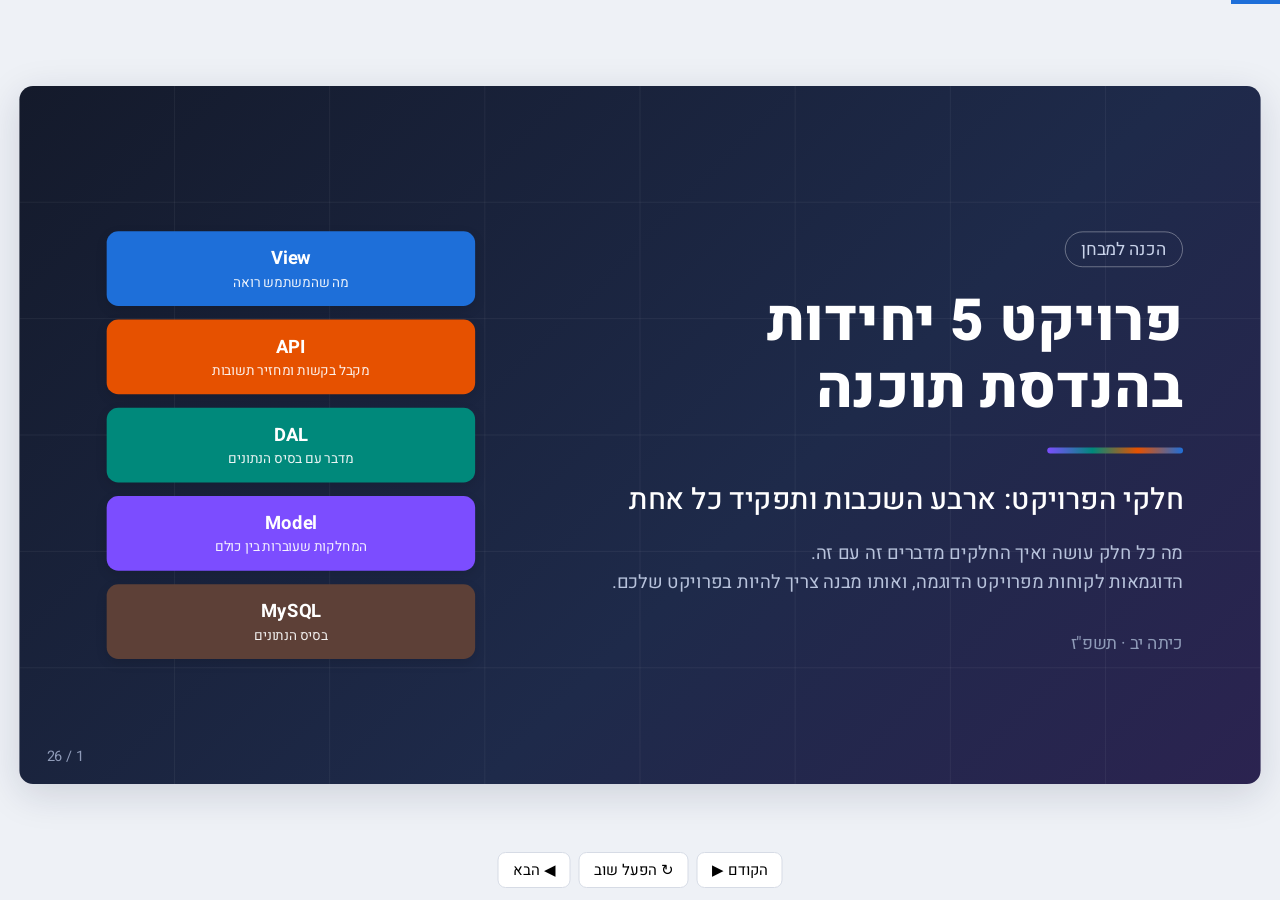
<file: parts.html>
<!DOCTYPE html>
<html lang="he" dir="rtl">
<head>
<meta charset="utf-8">
<meta name="viewport" content="width=device-width, initial-scale=1">
<title>חלקי הפרויקט</title>
<link rel="preconnect" href="https://fonts.googleapis.com">
<link href="https://fonts.googleapis.com/css2?family=Heebo:wght@400;500;700;800&display=swap" rel="stylesheet">
<style>
:root{
  --bg:#eef1f6; --paper:#ffffff; --ink:#1d2433; --muted:#5b6578; --line:#d6dbe5;
  --model:#7c4dff; --dal:#00897b; --api:#e65100; --view:#1e6fd9; --db:#5d4037;
  --ok:#2e7d32; --bad:#c62828; --soft:#f4f6fa; --code:#1e2230;
}
*{box-sizing:border-box}
html,body{margin:0;height:100%;background:var(--bg);font-family:Heebo,Arial,sans-serif;color:var(--ink);overflow:hidden}
#stage{position:absolute;width:1280px;height:720px;left:50%;top:50%;transform-origin:center center}
.slide{position:absolute;inset:0;background:var(--paper);border-radius:14px;box-shadow:0 10px 40px rgba(20,30,60,.15);padding:46px 60px 40px;display:none;overflow:hidden}
.slide.active{display:block}
.slide h2{margin:0 0 6px;font-size:38px;font-weight:800}
.slide .sub{color:var(--muted);font-size:20px;margin:0 0 22px}
.cover .num{color:#8f9bb8}
.num{position:absolute;left:28px;bottom:18px;color:var(--muted);font-size:15px}
.tag{display:inline-block;padding:2px 12px;border-radius:20px;color:#fff;font-weight:700;font-size:15px;vertical-align:middle;margin-inline-start:10px}
.c-model{color:var(--model)} .c-dal{color:var(--dal)} .c-api{color:var(--api)} .c-view{color:var(--view)} .c-db{color:var(--db)}
.b-model{background:var(--model)} .b-dal{background:var(--dal)} .b-api{background:var(--api)} .b-view{background:var(--view)} .b-db{background:var(--db)}
code,.code{font-family:Consolas,"Courier New",monospace}
code{background:var(--soft);padding:1px 6px;border-radius:5px;direction:ltr;unicode-bidi:isolate;font-size:.92em}
pre{direction:ltr;text-align:left;background:var(--code);color:#e8ecf5;border-radius:10px;padding:16px 20px;font-size:17px;line-height:1.55;margin:0;white-space:pre}
pre .k{color:#7fb0ff} pre .s{color:#ffcf7a} pre .c{color:#7d8799} pre .t{color:#6fe0c8}
.row{display:flex;gap:26px;align-items:flex-start}
.col{flex:1}
ul.pts{margin:0;padding:0 22px 0 0;font-size:22px;line-height:1.6}
ul.pts li{margin-bottom:6px}
.remember{position:absolute;right:60px;left:60px;bottom:46px;background:#fff8e1;border:2px solid #ffca28;border-radius:10px;padding:10px 18px;font-size:19px}
.remember b{color:#b26a00}
.card{background:var(--soft);border:1px solid var(--line);border-radius:12px;padding:14px 18px}
table.t{border-collapse:collapse;width:100%;font-size:19px}
table.t th,table.t td{border-bottom:1px solid var(--line);padding:8px 10px;text-align:right}
table.t th{background:var(--soft)}
.ltr{direction:ltr;unicode-bidi:isolate}

/* ===== אנימציות: מתחילות בכל פעם שהשקף נפתח ===== */
.slide.active .in{animation:fadeUp .6s both;animation-delay:var(--d,0s)}
.slide.active .pop{animation:pop .5s both;animation-delay:var(--d,0s)}
.slide.active .drop{animation:drop .7s cubic-bezier(.2,1.4,.4,1) both;animation-delay:var(--d,0s)}
.slide.active .grow{animation:grow .7s both;animation-delay:var(--d,0s);transform-origin:right center}
.slide.active .flash{animation:flash 1s both;animation-delay:var(--d,0s)}
@keyframes fadeUp{from{opacity:0;transform:translateY(22px)}to{opacity:1;transform:none}}
@keyframes pop{0%{opacity:0;transform:scale(.6)}70%{transform:scale(1.06)}100%{opacity:1;transform:scale(1)}}
@keyframes drop{from{opacity:0;transform:translateY(-120px)}to{opacity:1;transform:none}}
@keyframes grow{from{transform:scaleX(0)}to{transform:scaleX(1)}}
@keyframes flash{0%{background:transparent}30%{background:rgba(255,214,0,.45)}100%{background:rgba(255,214,0,.18)}}

/* זרימה: צמתים וקישורים עם נקודה שנעה */
.flow{display:flex;align-items:center;gap:0}
.node{min-width:150px;padding:14px 12px;border-radius:12px;color:#fff;text-align:center;font-weight:700;font-size:19px;box-shadow:0 4px 12px rgba(0,0,0,.12);position:relative;z-index:2}
.node small{display:block;font-weight:400;font-size:14px;opacity:.92}
.link{flex:1;height:6px;background:var(--line);position:relative;margin:0 4px;border-radius:3px}
.dot{position:absolute;top:50%;width:20px;height:20px;margin-top:-10px;border-radius:50%;opacity:0}
.slide.active .dot.go{animation:goL var(--t,1s) linear both;animation-delay:var(--d,0s)}
.slide.active .dot.back{animation:goR var(--t,1s) linear both;animation-delay:var(--d,0s)}
@keyframes goL{0%{right:-10px;opacity:1}95%{opacity:1}100%{right:calc(100% - 10px);opacity:0}}
@keyframes goR{0%{right:calc(100% - 10px);opacity:1}95%{opacity:1}100%{right:-10px;opacity:0}}

/* ניווט */
#nav{position:fixed;bottom:12px;left:50%;transform:translateX(-50%);display:flex;gap:8px;z-index:10}
#nav button{font-family:inherit;font-size:15px;border:1px solid var(--line);background:#fff;border-radius:8px;padding:6px 14px;cursor:pointer}
#bar{position:fixed;top:0;right:0;height:4px;background:var(--view);transition:width .3s;z-index:10}
@media print{#nav,#bar{display:none}}
</style>
</head>
<body>
<div id="bar"></div>
<div id="stage">

<!-- 1 -->
<section class="slide cover" style="background:linear-gradient(135deg,#141a2b 0%,#1e2a4a 60%,#2b2350 100%);color:#fff;padding:0">
  <svg class="in" style="--d:0s;position:absolute;inset:0" width="1280" height="720" viewBox="0 0 1280 720">
    <g stroke="rgba(255,255,255,.06)" stroke-width="1">
      <line x1="0" y1="120" x2="1280" y2="120"/><line x1="0" y1="240" x2="1280" y2="240"/><line x1="0" y1="360" x2="1280" y2="360"/><line x1="0" y1="480" x2="1280" y2="480"/><line x1="0" y1="600" x2="1280" y2="600"/>
      <line x1="160" y1="0" x2="160" y2="720"/><line x1="320" y1="0" x2="320" y2="720"/><line x1="480" y1="0" x2="480" y2="720"/><line x1="640" y1="0" x2="640" y2="720"/><line x1="800" y1="0" x2="800" y2="720"/><line x1="960" y1="0" x2="960" y2="720"/><line x1="1120" y1="0" x2="1120" y2="720"/>
    </g>
  </svg>
  <div style="position:absolute;right:80px;top:150px;width:620px">
    <div class="in" style="--d:.2s;display:inline-block;border:1px solid rgba(255,255,255,.35);border-radius:20px;padding:4px 16px;font-size:18px;color:#c9d3ea">הכנה למבחן</div>
    <h1 class="in" style="--d:.4s;font-size:60px;line-height:1.15;margin:22px 0 0;font-weight:800">פרויקט 5 יחידות<br>בהנדסת תוכנה</h1>
    <div class="grow" style="--d:.9s;width:140px;height:6px;border-radius:3px;margin:26px 0;background:linear-gradient(90deg,var(--model),var(--dal),var(--api),var(--view))"></div>
    <p class="in" style="--d:1.1s;font-size:30px;margin:0;font-weight:500">חלקי הפרויקט: ארבע השכבות ותפקיד כל אחת</p>
    <p class="in" style="--d:1.4s;font-size:19px;margin:18px 0 0;color:#b8c3dc;line-height:1.6">מה כל חלק עושה ואיך החלקים מדברים זה עם זה.<br>הדוגמאות לקוחות מפרויקט הדוגמה, ואותו מבנה צריך להיות בפרויקט שלכם.</p>
    <p class="in" style="--d:1.7s;font-size:18px;margin:34px 0 0;color:#8f9bb8">כיתה יב · תשפ"ז</p>
  </div>
  <div style="position:absolute;left:90px;top:150px;width:380px;display:flex;flex-direction:column;gap:14px">
    <div class="node b-view drop" style="--d:1.0s">View <small>מה שהמשתמש רואה</small></div>
    <div class="node b-api drop" style="--d:1.3s">API <small>מקבל בקשות ומחזיר תשובות</small></div>
    <div class="node b-dal drop" style="--d:1.6s">DAL <small>מדבר עם בסיס הנתונים</small></div>
    <div class="node b-model drop" style="--d:1.9s">Model <small>המחלקות שעוברות בין כולם</small></div>
    <div class="node b-db drop" style="--d:2.2s">MySQL <small>בסיס הנתונים</small></div>
  </div>
</section>

<!-- 2 -->
<section class="slide">
  <h2>התמונה הגדולה: ארבע שכבות</h2>
  <p class="sub">כל שכבה אחראית על דבר אחד, ומדברת רק עם השכבה שלידה</p>
  <div class="flow" style="margin-top:30px">
    <div class="node pop" style="background:#455a64;--d:.1s">דפדפן<small>המשתמש</small></div>
    <div class="link"><div class="dot go" style="background:#455a64;--d:2.0s"></div></div>
    <div class="node b-view pop" style="--d:.4s">View<small>Blazor</small></div>
    <div class="link"><div class="dot go" style="background:var(--view);--d:3.0s"></div></div>
    <div class="node b-api pop" style="--d:.7s">API<small>Controllers</small></div>
    <div class="link"><div class="dot go" style="background:var(--api);--d:4.0s"></div></div>
    <div class="node b-dal pop" style="--d:1.0s">DAL<small>UserDB</small></div>
    <div class="link"><div class="dot go" style="background:var(--dal);--d:5.0s"></div></div>
    <div class="node b-db pop" style="--d:1.3s">MySQL<small>בסיס הנתונים</small></div>
  </div>
  <div class="node b-model in" style="--d:1.6s;width:760px;margin:22px auto 0">המחלקה <bdi>User</bdi> מהפרויקט <bdi>Model</bdi> עוברת בין <bdi>View</bdi>, <bdi>API</bdi> ו-<bdi>DAL</bdi></div>
  <div class="row" style="margin-top:28px">
    <div class="col card in" style="--d:2.2s"><b>הפרדת אחריות</b><br>כל שכבה עושה תפקיד אחד, ולכן קל למצוא איפה כל דבר כתוב.</div>
    <div class="col card in" style="--d:2.6s"><b>החלפה בלי לשבור</b><br>אפשר לשנות את המסכים בלי לגעת בשאילתות, ולהפך.</div>
    <div class="col card in" style="--d:3.0s"><b>כמה לקוחות</b><br>אתר ואפליקציה יכולים להשתמש באותו API.</div>
    <div class="col card in" style="--d:3.4s"><b>אבטחה</b><br>רק ה-API ניגש לבסיס הנתונים. הדפדפן לא מכיר אותו.</div>
  </div>
</section>

<!-- 3 -->
<section class="slide">
  <h2>Solution אחד, ארבעה פרויקטים</h2>
  <p class="sub">ב-Visual Studio כל שכבה היא פרויקט נפרד בתוך אותו Solution. השמות בפרויקט שלכם לפי הנושא</p>
  <div class="row">
    <div class="col">
      <pre class="in" style="--d:.2s;font-size:20px">MyProject.slnx
├── <span class="t">Model</span>          Class Library
├── <span class="t">DAL</span>            Class Library
├── <span class="t">MyProjectAPI</span>   ASP.NET Core Web API
└── <span class="t">MyProjectView</span>  Blazor Web App</pre>
    </div>
    <div class="col">
      <table class="t">
        <tr class="in" style="--d:.5s"><th>פרויקט</th><th>סוג</th><th>רץ לבד?</th></tr>
        <tr class="in" style="--d:.8s"><td class="c-model"><b>Model</b></td><td>ספריית מחלקות</td><td>לא</td></tr>
        <tr class="in" style="--d:1.1s"><td class="c-dal"><b>DAL</b></td><td>ספריית מחלקות</td><td>לא</td></tr>
        <tr class="in" style="--d:1.4s"><td class="c-api"><b>API</b></td><td>שרת</td><td>כן</td></tr>
        <tr class="in" style="--d:1.7s"><td class="c-view"><b>View</b></td><td>אתר</td><td>כן</td></tr>
      </table>
    </div>
  </div>
  <div class="card in" style="--d:2.1s;margin-top:24px;font-size:20px">
    ספריית מחלקות (Class Library) לא רצה לבד. היא נבנית לקובץ <code>.dll</code>, ופרויקטים אחרים משתמשים בה. לכן מריצים ביחד רק שני פרויקטים: <b class="c-api">API</b> ו-<b class="c-view">View</b> (Multiple startup projects).
  </div>
  <div class="remember in" style="--d:2.5s"><b>לזכור:</b> שני פרויקטים רצים, שניים הם ספריות. כל אחד מהשניים שרצים מאזין לכתובת משלו.</div>
</section>

<!-- 4 -->
<section class="slide">
  <h2>מי מכיר את מי: Project Reference</h2>
  <p class="sub">פרויקט יכול להשתמש במחלקות של פרויקט אחר רק אם הוסיפו אליו הפניה</p>
  <svg width="1160" height="330" viewBox="0 0 1160 330" style="display:block">
    <defs><marker id="ar" markerWidth="10" markerHeight="10" refX="8" refY="5" orient="auto"><path d="M0,0 L10,5 L0,10 z" fill="#5b6578"/></marker><marker id="arv" markerWidth="10" markerHeight="10" refX="8" refY="5" orient="auto"><path d="M0,0 L10,5 L0,10 z" fill="var(--view)"/></marker></defs>
    <g class="pop" style="--d:.1s"><rect x="900" y="20" width="200" height="64" rx="12" fill="var(--view)"/><text x="1000" y="60" fill="#fff" font-size="22" font-weight="700" text-anchor="middle">View</text></g>
    <g class="pop" style="--d:.3s"><rect x="620" y="20" width="200" height="64" rx="12" fill="var(--api)"/><text x="720" y="60" fill="#fff" font-size="22" font-weight="700" text-anchor="middle">API</text></g>
    <g class="pop" style="--d:.5s"><rect x="340" y="20" width="200" height="64" rx="12" fill="var(--dal)"/><text x="440" y="60" fill="#fff" font-size="22" font-weight="700" text-anchor="middle">DAL</text></g>
    <g class="pop" style="--d:.7s"><rect x="480" y="240" width="200" height="64" rx="12" fill="var(--model)"/><text x="580" y="280" fill="#fff" font-size="22" font-weight="700" text-anchor="middle">Model</text></g>
    <g class="in" style="--d:1.2s"><line x1="620" y1="52" x2="550" y2="52" stroke="#5b6578" stroke-width="4" marker-end="url(#ar)"/><text x="585" y="80" font-size="15" text-anchor="middle" fill="#5b6578">מפנה</text></g>
    <g class="in" style="--d:3.3s"><line x1="898" y1="52" x2="832" y2="52" stroke="var(--view)" stroke-width="4" stroke-dasharray="7 5" marker-end="url(#arv)"/><text x="862" y="80" font-size="15" text-anchor="middle" fill="var(--view)" font-weight="700">HTTP</text></g>
    <g class="in" style="--d:3.6s" font-size="15" fill="#5b6578">
      <line x1="300" y1="250" x2="250" y2="250" stroke="#5b6578" stroke-width="4"/><text x="240" y="255" text-anchor="start">Project Reference: מכיר את המחלקות</text>
      <line x1="300" y1="285" x2="250" y2="285" stroke="var(--view)" stroke-width="4" stroke-dasharray="7 5"/><text x="240" y="290" text-anchor="start">בקשת HTTP בזמן ריצה</text>
    </g>
    <g class="in" style="--d:1.7s"><line x1="440" y1="84" x2="540" y2="232" stroke="#5b6578" stroke-width="4" marker-end="url(#ar)"/></g>
    <g class="in" style="--d:2.2s"><line x1="1000" y1="84" x2="690" y2="250" stroke="#5b6578" stroke-width="4" marker-end="url(#ar)"/></g>
    <g class="in" style="--d:2.9s"><path d="M900,96 C760,150 560,150 470,96" fill="none" stroke="var(--bad)" stroke-width="3" stroke-dasharray="8 6"/><text x="690" y="160" font-size="19" fill="var(--bad)" text-anchor="middle" font-weight="700">✗ ל-View אין הפניה ל-DAL</text></g>
  </svg>
  <div class="row" style="margin-top:-6px">
    <div class="col in" style="--d:3.4s"><pre style="font-size:16px"><span class="c">&lt;!-- MyProjectAPI.csproj --&gt;</span>
&lt;ProjectReference Include=<span class="s">"..\DAL\DAL.csproj"</span> /&gt;</pre></div>
    <div class="col card in" style="--d:3.7s;font-size:19px">ה-View מדבר עם ה-API, אבל לא דרך הפניה בין פרויקטים. הוא שולח בקשות HTTP לכתובת של ה-API בזמן ריצה. ה-View מכיר רק את Model, ולכן הוא <b>לא יכול</b> לגשת ל-DAL או לבסיס הנתונים, רק לבקש מה-API.</div>
  </div>
</section>

<!-- 5 -->
<section class="slide">
  <h2><span class="c-model">Model</span>: המחלקות של הנתונים</h2>
  <p class="sub">מחלקות שמתארות את המידע במערכת. אין בהן SQL ואין בהן מסכים</p>
  <div class="row">
    <div class="col">
      <ul class="pts">
        <li class="in" style="--d:.2s">כל מחלקה מייצגת <b>שורה בטבלה</b>: עצם <code>User</code> הוא משתמש אחד.</li>
        <li class="in" style="--d:.5s">בפרויקט: <code>BaseEntity</code> ו-<code>User</code>.</li>
        <li class="in" style="--d:.8s">זו השכבה היחידה שכל השכבות האחרות מכירות.</li>
        <li class="in" style="--d:1.1s">היא "השפה המשותפת": כולם מעבירים ביניהם עצמי <code>User</code>.</li>
      </ul>
    </div>
    <div class="col">
      <div class="card in" style="--d:1.4s;text-align:center;font-size:19px">
        מסע של עצם User
        <div class="flow" style="margin-top:18px">
          <div class="node b-dal" style="min-width:110px">DAL<small>יוצר</small></div>
          <div class="link"><div class="dot go" style="background:var(--model);--d:2.0s;--t:1.2s"></div></div>
          <div class="node b-api" style="min-width:110px">API<small>שולח</small></div>
          <div class="link"><div class="dot go" style="background:var(--model);--d:3.3s;--t:1.2s"></div></div>
          <div class="node b-view" style="min-width:110px">View<small>מציג</small></div>
        </div>
      </div>
    </div>
  </div>
  <div class="remember in" style="--d:2.2s"><b>לזכור:</b> Model לא יודע מאיפה הנתונים מגיעים ולא איך מציגים אותם. הוא רק מתאר אותם.</div>
</section>

<!-- 6 -->
<section class="slide">
  <h2>BaseEntity וירושה</h2>
  <p class="sub">המזהה (Id) משותף לכל טבלה, ולכן מגדירים אותו פעם אחת במחלקת בסיס</p>
  <div class="row">
    <div class="col in" style="--d:.2s"><pre><span class="k">public abstract class</span> <span class="t">BaseEntity</span>
{
    <span class="k">public int</span> Id { <span class="k">get</span>; <span class="k">set</span>; }

    <span class="k">protected</span> BaseEntity() { }
    <span class="k">protected</span> BaseEntity(<span class="k">int</span> id)
    {
        Id = id;
    }
}</pre></div>
    <div class="col">
      <svg width="520" height="250" viewBox="0 0 520 250">
        <defs><marker id="ar2" markerWidth="12" markerHeight="12" refX="10" refY="6" orient="auto"><path d="M0,0 L12,6 L0,12 z" fill="var(--model)"/></marker></defs>
        <g class="pop" style="--d:.5s"><rect x="150" y="10" width="220" height="70" rx="12" fill="#fff" stroke="var(--model)" stroke-width="3" stroke-dasharray="7 5"/><text x="260" y="40" text-anchor="middle" font-size="20" font-weight="700" fill="var(--model)">BaseEntity</text><text x="260" y="66" text-anchor="middle" font-size="16" fill="#5b6578">abstract · Id</text></g>
        <g class="in" style="--d:1.1s"><line x1="260" y1="165" x2="260" y2="92" stroke="var(--model)" stroke-width="4" marker-end="url(#ar2)"/><text x="275" y="135" font-size="16" fill="#5b6578">יורשת</text></g>
        <g class="pop" style="--d:1.5s"><rect x="150" y="168" width="220" height="70" rx="12" fill="var(--model)"/><text x="260" y="200" text-anchor="middle" font-size="20" font-weight="700" fill="#fff">User</text><text x="260" y="225" text-anchor="middle" font-size="15" fill="#fff">Username, Email, ...</text></g>
        <g class="in" style="--d:2.2s"><circle cx="420" cy="205" r="26" fill="#ffca28"/><text x="420" y="211" text-anchor="middle" font-size="16" font-weight="700">Id</text><text x="460" y="250" text-anchor="middle" font-size="14" fill="#5b6578">קיבלה בירושה</text></g>
      </svg>
    </div>
  </div>
  <ul class="pts" style="margin-top:6px;font-size:20px">
    <li class="in" style="--d:2.6s"><code>abstract</code>: אי אפשר ליצור <code>new BaseEntity()</code>. יוצרים רק מחלקות שיורשות ממנה.</li>
    <li class="in" style="--d:2.9s"><code>protected</code>: רק מחלקה יורשת יכולה לקרוא לבנאים. <code>User</code> קוראת להם עם <code>: base(id)</code>.</li>
  </ul>
</section>

<!-- 7 -->
<section class="slide">
  <h2>המחלקה User מול הטבלה Users</h2>
  <p class="sub">כל תכונה במחלקה מתאימה לעמודה בטבלה. DAL הוא שמעתיק ביניהן</p>
  <div class="row" style="align-items:stretch">
    <div class="col card"><div style="font-weight:700;margin-bottom:8px" class="c-model">User (C#)</div>
      <div class="code ltr" style="font-size:19px;line-height:2.05;text-align:left">
        <div class="flash" style="--d:.6s">int Id</div>
        <div class="flash" style="--d:1.0s">string Username</div>
        <div class="flash" style="--d:1.4s">string Email</div>
        <div class="flash" style="--d:1.8s">string Password</div>
        <div class="flash" style="--d:2.2s">int RoleId</div>
        <div class="flash" style="--d:2.6s">string RoleName</div>
        <div class="flash" style="--d:3.0s">DateTime CreatedAt</div>
        <div class="flash" style="--d:3.4s">bool IsActive</div>
      </div></div>
    <div style="width:120px;display:flex;flex-direction:column;justify-content:space-around;padding:38px 0 6px;font-size:22px;text-align:center;color:var(--muted)">
      <div class="in" style="--d:.6s">⟷</div><div class="in" style="--d:1.0s">⟷</div><div class="in" style="--d:1.4s">⟷</div><div class="in" style="--d:1.8s">⟷</div><div class="in" style="--d:2.2s">⟷</div><div class="in" style="--d:2.6s">JOIN</div><div class="in" style="--d:3.0s">⟷</div><div class="in" style="--d:3.4s">⟷</div>
    </div>
    <div class="col card"><div style="font-weight:700;margin-bottom:8px" class="c-db">Users (MySQL)</div>
      <div class="code ltr" style="font-size:19px;line-height:2.05;text-align:left">
        <div class="flash" style="--d:.6s">UserID INT PK</div>
        <div class="flash" style="--d:1.0s">Username VARCHAR UNIQUE</div>
        <div class="flash" style="--d:1.4s">Email VARCHAR UNIQUE</div>
        <div class="flash" style="--d:1.8s">PasswordHash VARCHAR</div>
        <div class="flash" style="--d:2.2s">RoleID INT FK</div>
        <div class="flash" style="--d:2.6s">Roles.RoleName</div>
        <div class="flash" style="--d:3.0s">CreatedAt DATETIME</div>
        <div class="flash" style="--d:3.4s">IsActive BOOLEAN</div>
      </div></div>
  </div>
  <div class="remember in" style="--d:3.9s;bottom:30px"><b>לזכור:</b> <code>RoleName</code> לא נמצא בטבלת המשתמשים. הוא מגיע מטבלת <code>Roles</code> בצירוף טבלאות (JOIN) לפי <code>RoleID</code>.</div>
</section>

<!-- 8 -->
<section class="slide">
  <h2>בנאים ו-ToString במחלקה User</h2>
  <p class="sub">לכל בנאי יש מצב שבו משתמשים בו</p>
  <table class="t" style="font-size:19px">
    <tr class="in" style="--d:.2s"><th>הבנאי</th><th>מתי משתמשים בו</th></tr>
    <tr class="in" style="--d:.6s"><td class="ltr" style="text-align:left"><code>User()</code></td><td>השרת ממיר JSON שהגיע בבקשה לעצם. הוא צריך בנאי ריק</td></tr>
    <tr class="in" style="--d:1.0s"><td class="ltr" style="text-align:left"><code>User(username, email, password)</code></td><td>משתמש חדש שעוד לא נשמר. אין לו מזהה</td></tr>
    <tr class="in" style="--d:1.4s"><td class="ltr" style="text-align:left"><code>User(id, ..., createdAt) : base(id)</code></td><td>משתמש שנשלף מבסיס הנתונים. המזהה עובר לבנאי של BaseEntity</td></tr>
  </table>
  <div class="row" style="margin-top:24px">
    <div class="col in" style="--d:1.9s"><pre><span class="k">public override string</span> ToString()
{
    <span class="k">return</span> <span class="s">$"{Username} ({RoleName})"</span>;
}</pre></div>
    <div class="col" style="text-align:center">
      <div class="in" style="--d:2.4s;font-size:19px;color:var(--muted)">‏<code>Console.WriteLine(user);</code> מדפיס:</div>
      <div class="pop code" style="--d:2.9s;margin-top:12px;font-size:30px;background:var(--code);color:#6fe0c8;border-radius:10px;padding:14px">admin (Admin)</div>
    </div>
  </div>
  <div class="remember in" style="--d:3.4s"><b>לזכור:</b> <code>override</code> דורס את <code>ToString</code> שכל מחלקה מקבלת מ-<code>object</code>. בלי הדריסה היה מודפס <code>Model.User</code>.</div>
</section>

<!-- 9 -->
<section class="slide">
  <h2><span class="c-db">MySQL</span>: בסיס הנתונים</h2>
  <p class="sub">בכל פרויקט יש טבלת תפקידים וטבלת משתמשים, ולצידן הטבלאות של הנושא שלכם</p>
  <div class="row">
    <div class="col card in" style="--d:.2s">
      <b>Roles</b>
      <table class="t ltr" style="font-size:17px;margin-top:6px">
        <tr><th style="text-align:left">RoleID (PK)</th><th style="text-align:left">RoleName</th></tr>
        <tr class="in" style="--d:.6s"><td style="text-align:left">1</td><td style="text-align:left">Admin</td></tr>
        <tr class="in" style="--d:.8s"><td style="text-align:left">2</td><td style="text-align:left">Teacher</td></tr>
        <tr class="in" style="--d:1.0s"><td style="text-align:left">3</td><td style="text-align:left">Student</td></tr>
      </table>
    </div>
    <div class="col card in" style="--d:1.3s;flex:2">
      <b>Users</b>
      <table class="t ltr" style="font-size:17px;margin-top:6px">
        <tr><th style="text-align:left">UserID</th><th style="text-align:left">Username</th><th style="text-align:left">PasswordHash</th><th style="text-align:left">RoleID (FK)</th></tr>
        <tr class="in" style="--d:1.7s"><td style="text-align:left">1</td><td style="text-align:left">admin</td><td style="text-align:left">$2a$11$Kq9…</td><td style="text-align:left" class="flash" >1</td></tr>
        <tr class="in" style="--d:2.0s"><td style="text-align:left">2</td><td style="text-align:left">user</td><td style="text-align:left">$2a$11$Hx2…</td><td style="text-align:left">3</td></tr>
        <tr class="in" style="--d:2.3s"><td style="text-align:left">3</td><td style="text-align:left">dana</td><td style="text-align:left">$2a$11$Pm7…</td><td style="text-align:left">2</td></tr>
      </table>
    </div>
  </div>
  <ul class="pts" style="margin-top:20px;font-size:20px">
    <li class="in" style="--d:2.7s"><b>מפתח ראשי (PK)</b>: מזהה ייחודי לכל שורה, <code>AUTO_INCREMENT</code> נותן אותו לבד.</li>
    <li class="in" style="--d:3.0s"><b>מפתח זר (FK)</b>: <code>RoleID</code> במשתמשים חייב להיות מזהה שקיים בטבלת <code>Roles</code>.</li>
    <li class="in" style="--d:3.3s"><b>UNIQUE</b>: אי אפשר שני משתמשים עם אותו שם משתמש או אותו אימייל.</li>
  </ul>
</section>

<!-- 10 -->
<section class="slide">
  <h2>DatabaseInitializer: הכנת בסיס הנתונים</h2>
  <p class="sub">רץ פעם אחת בכל הפעלה של ה-API, לפני שהשרת מקבל בקשות</p>
  <div class="row">
    <div class="col">
      <div class="node b-dal in" style="--d:.2s;text-align:right;margin-bottom:10px">שלב 1: התחברות לשרת <bdi>MySQL</bdi></div>
      <div class="node b-dal in" style="--d:.9s;text-align:right;margin-bottom:10px">שלב 2: <bdi>CREATE DATABASE IF NOT EXISTS</bdi></div>
      <div class="node b-dal in" style="--d:1.6s;text-align:right;margin-bottom:10px">שלב 3: <bdi>CREATE TABLE IF NOT EXISTS</bdi> לכל טבלה</div>
      <div class="node b-dal in" style="--d:2.3s;text-align:right;margin-bottom:10px">שלב 4: הוספת התפקידים, אם הטבלה ריקה</div>
      <div class="node b-dal in" style="--d:3.0s;text-align:right">שלב 5: הוספת משתמשים התחלתיים, אם אין משתמשים</div>
    </div>
    <div class="col">
      <div class="card" style="font-size:18px">
        <b class="in" style="--d:1.6s;display:block">הטבלאות</b>
        <div class="code ltr" style="text-align:left;display:flex;flex-wrap:wrap;gap:8px;margin:8px 0 14px">
          <span class="pop" style="--d:1.8s;background:var(--dal);color:#fff;padding:3px 10px;border-radius:6px">Roles</span>
          <span class="pop" style="--d:1.9s;background:var(--dal);color:#fff;padding:3px 10px;border-radius:6px">Users</span>
          <span class="pop" style="--d:2.0s;background:#fff;color:var(--dal);border:2px dashed var(--dal);padding:3px 10px;border-radius:6px">+ הטבלאות של הנושא שלכם</span>
        </div>
        <b class="in" style="--d:2.5s;display:block">תפקידים</b>
        <div class="in code ltr" style="--d:2.6s;text-align:left;margin:6px 0 14px">Admin · Teacher · Student</div>
        <b class="in" style="--d:3.2s;display:block">משתמשים התחלתיים</b>
        <div class="in code ltr" style="--d:3.3s;text-align:left;margin-top:6px">admin (Admin) · user (Student)</div>
      </div>
    </div>
  </div>
  <div class="remember in" style="--d:4.3s"><b>לזכור:</b> בזכות <code>IF NOT EXISTS</code> אפשר להריץ שוב ושוב בלי שגיאה ובלי למחוק נתונים קיימים.</div>
</section>

<!-- 11 -->
<section class="slide">
  <h2><span class="c-dal">DAL</span>: שכבת הגישה לנתונים</h2>
  <p class="sub">Data Access Layer. השכבה היחידה שכותבת SQL ומדברת עם MySQL</p>
  <div class="row">
    <div class="col">
      <ul class="pts">
        <li class="in" style="--d:.2s">המחלקה <code>UserDB</code>: כל הפעולות על טבלת המשתמשים. בפרויקט שלכם יש מחלקה כזו לכל טבלה.</li>
        <li class="in" style="--d:.5s">מקבלת את מחרוזת החיבור בבנאי.</li>
        <li class="in" style="--d:.8s">כל פעולה: שאילתה אחת, ומחזירה עצמי <code>User</code> או תוצאה פשוטה.</li>
        <li class="in" style="--d:1.1s">לא יודעת מי ביקש: אתר, אפליקציה או בדיקה.</li>
      </ul>
    </div>
    <div class="col card" style="font-size:18px">
      <b>פעולות ב-UserDB</b>
      <div class="code ltr" style="text-align:left;line-height:1.85;margin-top:6px">
        <div class="in" style="--d:1.3s">AddUserAsync <span style="color:var(--muted)">→ INSERT</span></div>
        <div class="in" style="--d:1.5s">CheckLoginAsync <span style="color:var(--muted)">→ SELECT</span></div>
        <div class="in" style="--d:1.7s">GetUserByIdAsync <span style="color:var(--muted)">→ SELECT</span></div>
        <div class="in" style="--d:1.9s">GetAllUsersAsync <span style="color:var(--muted)">→ SELECT</span></div>
        <div class="in" style="--d:2.1s">UsernameExistsAsync <span style="color:var(--muted)">→ SELECT EXISTS</span></div>
        <div class="in" style="--d:2.3s">UpdateUserRoleAsync <span style="color:var(--muted)">→ UPDATE</span></div>
        <div class="in" style="--d:2.5s">UpdatePasswordAsync <span style="color:var(--muted)">→ UPDATE</span></div>
        <div class="in" style="--d:2.7s">DeleteUserAsync <span style="color:var(--muted)">→ DELETE</span></div>
      </div>
    </div>
  </div>
  <div class="remember in" style="--d:3.1s"><b>לזכור:</b> אם רוצים לשנות שאילתה, משנים רק ב-DAL. ה-API וה-View לא מושפעים.</div>
</section>

<!-- 12 -->
<section class="slide">
  <h2>מבנה של פעולה ב-DAL</h2>
  <p class="sub">CheckLoginAsync: אותם שלבים חוזרים בכל פעולה</p>
  <div class="row">
    <div class="col" style="flex:1.45"><pre style="font-size:15.5px"><span class="flash" style="--d:.5s">string sql = SelectUserSql + <span class="s">" WHERE u.Username = @Username;"</span>;</span>

<span class="flash" style="--d:1.4s"><span class="k">using var</span> connection = <span class="k">new</span> MySqlConnection(connectionString);
<span class="k">await</span> connection.OpenAsync();</span>
<span class="flash" style="--d:2.3s"><span class="k">using var</span> command = <span class="k">new</span> MySqlCommand(sql, connection);
command.Parameters.AddWithValue(<span class="s">"@Username"</span>, username);</span>

<span class="flash" style="--d:3.2s"><span class="k">using var</span> reader = <span class="k">await</span> command.ExecuteReaderAsync();
<span class="k">if</span> (!<span class="k">await</span> reader.ReadAsync()) { <span class="k">return null</span>; }</span>

<span class="flash" style="--d:4.1s">User user = ReadUser(reader);</span>
<span class="flash" style="--d:5.0s"><span class="k">if</span> (BCrypt.Net.BCrypt.Verify(password, user.Password))
{
    <span class="k">return</span> user;
}
<span class="k">return null</span>;</span></pre></div>
    <div class="col" style="font-size:18px">
      <div class="card in" style="--d:.5s;margin-bottom:8px"><b>1.</b> כותבים את השאילתה</div>
      <div class="card in" style="--d:1.4s;margin-bottom:8px"><b>2.</b> פותחים חיבור לבסיס הנתונים</div>
      <div class="card in" style="--d:2.3s;margin-bottom:8px"><b>3.</b> יוצרים פקודה ומוסיפים פרמטרים</div>
      <div class="card in" style="--d:3.2s;margin-bottom:8px"><b>4.</b> מריצים וקוראים שורה</div>
      <div class="card in" style="--d:4.1s;margin-bottom:8px"><b>5.</b> הופכים את השורה לעצם User</div>
      <div class="card in" style="--d:5.0s"><b>6.</b> בודקים סיסמה ומחזירים תשובה</div>
    </div>
  </div>
  <div class="in" style="--d:5.6s;margin-top:12px;font-size:18px"><code>using</code> סוגר את החיבור לבד בסוף הפעולה, גם אם הייתה שגיאה.</div>
</section>

<!-- 13 -->
<section class="slide">
  <h2>למה שאילתה עם פרמטרים?</h2>
  <p class="sub">המשתמש מקליד בשם המשתמש: <code>' OR '1'='1</code></p>
  <div class="row" style="align-items:stretch">
    <div class="col card in" style="--d:.3s;border-color:var(--bad)">
      <b style="color:var(--bad)">✗ חיבור מחרוזות</b>
      <pre style="font-size:15px;margin-top:8px">sql = <span class="s">"... WHERE Username = '"</span> + username + <span class="s">"'"</span>;</pre>
      <div class="in" style="--d:1.2s;margin-top:12px;font-size:17px">השאילתה שנשלחת:</div>
      <pre class="pop" style="--d:1.6s;font-size:15px;margin-top:6px">... WHERE Username = '<span style="color:#ff8a80">' OR '1'='1</span>'</pre>
      <div class="pop" style="--d:2.3s;margin-top:12px;font-size:19px;color:var(--bad);font-weight:700">'1'='1' תמיד נכון: מתקבלות כל השורות. הקלט הפך לחלק מהקוד.</div>
    </div>
    <div class="col card in" style="--d:3.0s;border-color:var(--ok)">
      <b style="color:var(--ok)">✓ פרמטר</b>
      <pre style="font-size:15px;margin-top:8px">sql = <span class="s">"... WHERE Username = @Username"</span>;
command.Parameters.AddWithValue(<span class="s">"@Username"</span>, username);</pre>
      <div class="in" style="--d:3.8s;margin-top:12px;font-size:17px">MySQL מקבל את הערך בנפרד:</div>
      <div class="pop code ltr" style="--d:4.2s;margin-top:6px;background:#e8f5e9;border:2px solid var(--ok);border-radius:8px;padding:10px;text-align:left;font-size:16px">@Username = <span style="background:#fff;padding:0 4px">"' OR '1'='1"</span> ← just text</div>
      <div class="pop" style="--d:4.9s;margin-top:12px;font-size:19px;color:var(--ok);font-weight:700">מחפשים משתמש ששמו בדיוק הטקסט הזה. אין כזה, ולכן אין תוצאה.</div>
    </div>
  </div>
  <div class="remember in" style="--d:5.5s;bottom:30px"><b>לזכור:</b> ההתקפה נקראת SQL Injection. פרמטרים מונעים אותה, כי הערך אף פעם לא הופך לחלק מהשאילתה.</div>
</section>

<!-- 14 -->
<section class="slide">
  <h2>async ו-await</h2>
  <p class="sub">פנייה לבסיס הנתונים לוקחת זמן. בזמן ההמתנה השרת יכול לטפל בבקשות אחרות</p>
  <div class="card in" style="--d:.2s;font-size:19px;margin-bottom:18px">דוגמה: מלצר שמגיש הזמנה למטבח. הוא לא עומד ליד המטבח עד שהמנה מוכנה. הוא הולך לשרת שולחנות אחרים, וחוזר כשהמנה מוכנה.</div>
  <div style="font-size:18px;margin-bottom:6px"><b>בלי await</b>: השרת תקוע עד שהתשובה חוזרת</div>
  <div style="position:relative;height:40px;background:var(--soft);border-radius:8px;overflow:hidden">
    <div class="grow" style="--d:.8s;position:absolute;right:0;top:0;bottom:0;width:70%;background:var(--bad);opacity:.85;color:#fff;padding:7px 14px;font-weight:700">מחכה ל-MySQL… ולא עושה כלום אחר</div>
  </div>
  <div style="font-size:18px;margin:18px 0 6px"><b>עם await</b>: בזמן ההמתנה מטפלים במשתמשים אחרים</div>
  <div style="position:relative;height:40px;background:var(--soft);border-radius:8px;overflow:hidden;display:flex;gap:4px">
    <div class="grow" style="--d:1.8s;width:12%;background:var(--dal);color:#fff;padding:7px 10px">שולח שאילתה</div>
    <div class="grow" style="--d:2.3s;width:18%;background:var(--view);color:#fff;padding:7px 10px">משתמש ב'</div>
    <div class="grow" style="--d:2.8s;width:18%;background:var(--api);color:#fff;padding:7px 10px">משתמש ג'</div>
    <div class="grow" style="--d:3.3s;width:20%;background:var(--ok);color:#fff;padding:7px 10px">התשובה חזרה ✓</div>
  </div>
  <div class="row" style="margin-top:22px">
    <div class="col in" style="--d:3.8s"><pre style="font-size:17px"><span class="k">public async</span> Task&lt;User?&gt; CheckLoginAsync(...)
...
<span class="k">await</span> connection.OpenAsync();</pre></div>
    <div class="col in" style="--d:4.1s;font-size:19px;line-height:1.6"><code>async</code> מסמן פעולה שיש בה המתנות.<br><code>Task&lt;User?&gt;</code>: "בעתיד תחזור תשובה מסוג User".<br><code>await</code>: מחכים כאן בלי לתקוע את השרת.</div>
  </div>
</section>

<!-- 15 -->
<section class="slide">
  <h2><span class="c-api">API</span>: שכבת השירות</h2>
  <p class="sub">שרת שמקבל בקשות HTTP, קורא ל-DAL ומחזיר תשובה עם קוד מצב</p>
  <div class="row">
    <div class="col in" style="--d:.2s"><pre style="font-size:16.5px">[ApiController]
[Route(<span class="s">"api/[controller]"</span>)]
<span class="k">public class</span> <span class="t">UsersController</span> : ControllerBase
{
    <span class="k">private readonly</span> UserDB userDB;

    <span class="k">public</span> UsersController(UserDB userDB)
    {
        <span class="k">this</span>.userDB = userDB;
    }
    ...
}</pre></div>
    <div class="col" style="font-size:19px">
      <div class="card in" style="--d:.8s;margin-bottom:10px"><code>[ApiController]</code>: זה בקר של API. בקשה לא תקינה נדחית אוטומטית.</div>
      <div class="card in" style="--d:1.4s;margin-bottom:10px"><code>[Route("api/[controller]")]</code>: שם המחלקה בלי Controller. ‏UsersController מקבל את הכתובת <code>api/users</code>.</div>
      <div class="card in" style="--d:2.0s"><code>UserDB</code> מגיע בבנאי. הבקר לא יוצר אותו בעצמו ולא מכיר את מחרוזת החיבור.</div>
    </div>
  </div>
  <div class="flow in" style="--d:2.6s;margin-top:20px">
    <div class="node" style="background:#455a64;min-width:150px">בקשת HTTP</div>
    <div class="link"><div class="dot go" style="background:var(--api);--d:3.0s"></div></div>
    <div class="node b-api">UsersController</div>
    <div class="link"><div class="dot go" style="background:var(--api);--d:4.0s"></div></div>
    <div class="node b-dal">UserDB</div>
  </div>
</section>

<!-- 16 -->
<section class="slide">
  <h2>נקודות הקצה של UsersController</h2>
  <p class="sub">כל פעולה בבקר היא כתובת + פעולת HTTP</p>
  <table class="t" style="font-size:18px">
    <tr class="in" style="--d:.1s"><th>פעולה</th><th>כתובת</th><th>מה עושה</th></tr>
    <tr class="in" style="--d:.4s"><td><span class="tag" style="background:#1565c0;margin:0">GET</span></td><td class="ltr" style="text-align:left"><code>api/users</code></td><td>כל המשתמשים</td></tr>
    <tr class="in" style="--d:.7s"><td><span class="tag" style="background:#1565c0;margin:0">GET</span></td><td class="ltr" style="text-align:left"><code>api/users/5</code></td><td>משתמש לפי מזהה</td></tr>
    <tr class="in" style="--d:1.0s"><td><span class="tag" style="background:#1565c0;margin:0">GET</span></td><td class="ltr" style="text-align:left"><code>api/users/exists/dana</code></td><td>האם שם המשתמש תפוס</td></tr>
    <tr class="in" style="--d:1.3s"><td><span class="tag" style="background:#2e7d32;margin:0">POST</span></td><td class="ltr" style="text-align:left"><code>api/users</code></td><td>הרשמה: משתמש חדש בגוף הבקשה</td></tr>
    <tr class="in" style="--d:1.6s"><td><span class="tag" style="background:#2e7d32;margin:0">POST</span></td><td class="ltr" style="text-align:left"><code>api/users/login</code></td><td>כניסה: שם משתמש וסיסמה בגוף הבקשה</td></tr>
    <tr class="in" style="--d:1.9s"><td><span class="tag" style="background:#ef6c00;margin:0">PUT</span></td><td class="ltr" style="text-align:left"><code>api/users/5/role?roleName=Teacher</code></td><td>שינוי תפקיד</td></tr>
    <tr class="in" style="--d:2.2s"><td><span class="tag" style="background:#ef6c00;margin:0">PUT</span></td><td class="ltr" style="text-align:left"><code>api/users/5/password</code></td><td>שינוי סיסמה</td></tr>
    <tr class="in" style="--d:2.5s"><td><span class="tag" style="background:#c62828;margin:0">DELETE</span></td><td class="ltr" style="text-align:left"><code>api/users/5</code></td><td>מחיקה</td></tr>
  </table>
  <div class="remember in" style="--d:3.0s;bottom:30px"><b>לזכור:</b> GET שולף, POST יוצר או שולח נתונים, PUT מעדכן, DELETE מוחק. ‏<code>{id:int}</code> בנתיב מקבל רק מספר שלם.</div>
</section>

<!-- 17 -->
<section class="slide">
  <h2>קודי תשובה (Status Codes)</h2>
  <p class="sub">כל תשובה של ה-API מגיעה עם מספר שאומר מה קרה</p>
  <div style="display:grid;grid-template-columns:repeat(4,1fr);gap:14px">
    <div class="card pop" style="--d:.2s;border-top:6px solid var(--ok)"><div style="font-size:34px;font-weight:800">200</div><code>Ok</code><br>הצליח, ויש תוכן. למשל כניסה מוצלחת</div>
    <div class="card pop" style="--d:.5s;border-top:6px solid var(--ok)"><div style="font-size:34px;font-weight:800">201</div><code>CreatedAtAction</code><br>נוצר משתמש חדש בהרשמה</div>
    <div class="card pop" style="--d:.8s;border-top:6px solid var(--ok)"><div style="font-size:34px;font-weight:800">204</div><code>NoContent</code><br>העדכון הצליח, אין מה להחזיר</div>
    <div class="card pop" style="--d:1.1s;border-top:6px solid var(--bad)"><div style="font-size:34px;font-weight:800">400</div><code>BadRequest</code><br>בקשה שגויה, למשל תפקיד שלא קיים</div>
    <div class="card pop" style="--d:1.4s;border-top:6px solid var(--bad)"><div style="font-size:34px;font-weight:800">401</div><code>Unauthorized</code><br>שם משתמש או סיסמה שגויים</div>
    <div class="card pop" style="--d:1.7s;border-top:6px solid var(--bad)"><div style="font-size:34px;font-weight:800">404</div><code>NotFound</code><br>אין משתמש עם המזהה הזה</div>
    <div class="card pop" style="--d:2.0s;border-top:6px solid var(--bad)"><div style="font-size:34px;font-weight:800">409</div><code>Conflict</code><br>שם המשתמש או האימייל תפוסים</div>
    <div class="card pop" style="--d:2.3s;background:#fff8e1"><b>הכלל</b><br>2xx: הצליח<br>4xx: הבעיה בבקשה<br>5xx: תקלה בשרת</div>
  </div>
  <div class="remember in" style="--d:2.8s"><b>לזכור:</b> ה-View בודק את הקוד: ב-Login, אם התקבל 401 מוצגת ההודעה "שם המשתמש או הסיסמה שגויים".</div>
</section>

<!-- 18 -->
<section class="slide">
  <h2>JSON: איך עצם עובר ברשת</h2>
  <p class="sub">ברשת עובר רק טקסט. עצם User הופך לטקסט JSON ובצד השני חוזר להיות עצם</p>
  <div class="row" style="align-items:center;margin-top:20px">
    <div class="col card pop" style="--d:.2s;text-align:center"><b class="c-api">API</b><div class="code ltr" style="margin-top:8px;font-size:17px;text-align:left">User user<br>Id = 1<br>Username = "admin"<br>RoleName = "Admin"</div></div>
    <div class="in" style="width:70px;text-align:center;font-size:34px;--d:.8s">←</div>
    <div class="col" style="flex:1.4"><pre class="pop" style="--d:1.2s;font-size:16px">{
  <span class="s">"id"</span>: 1,
  <span class="s">"username"</span>: <span class="s">"admin"</span>,
  <span class="s">"email"</span>: <span class="s">"admin@example.com"</span>,
  <span class="s">"password"</span>: <span class="s">""</span>,
  <span class="s">"roleName"</span>: <span class="s">"Admin"</span>, ...
}</pre><div class="in" style="--d:1.6s;text-align:center;color:var(--muted);font-size:16px;margin-top:4px">טקסט שעובר ברשת</div></div>
    <div class="in" style="width:70px;text-align:center;font-size:34px;--d:1.8s">←</div>
    <div class="col card pop" style="--d:2.2s;text-align:center"><b class="c-view">View</b><div class="code ltr" style="margin-top:8px;font-size:17px;text-align:left">User? user =<br>ReadFromJsonAsync<br>&lt;User&gt;()</div></div>
  </div>
  <ul class="pts" style="margin-top:26px;font-size:20px">
    <li class="in" style="--d:2.8s">‏<code>return Ok(user)</code> ב-API הופך את העצם ל-JSON לבד.</li>
    <li class="in" style="--d:3.1s">שני הצדדים מכירים את המחלקה <code>User</code> מ-Model, ולכן אפשר להמיר בחזרה.</li>
    <li class="in" style="--d:3.4s">‏<code>"password": ""</code>: ה-API מרוקן את הסיסמה לפני השליחה. הסיסמה לא יוצאת מהשרת.</li>
  </ul>
</section>

<!-- 19 -->
<section class="slide">
  <h2>Program.cs של ה-API</h2>
  <p class="sub">כאן מגדירים את השרת לפני שהוא מתחיל לקבל בקשות</p>
  <div class="row">
    <div class="col" style="flex:1.35"><pre style="font-size:15.5px"><span class="flash" style="--d:.4s"><span class="k">var</span> builder = WebApplication.CreateBuilder(args);
builder.Services.AddControllers();</span>

<span class="flash" style="--d:1.3s"><span class="k">string</span>? serverConnectionString =
    builder.Configuration.GetConnectionString(<span class="s">"DefaultConnection"</span>);</span>
<span class="k">string</span> dbConnectionString = serverConnectionString + <span class="s">"Database=MyProjectDB;"</span>;

<span class="flash" style="--d:2.2s">builder.Services.AddSingleton(<span class="k">new</span> DAL.UserDB(dbConnectionString));</span>

<span class="flash" style="--d:3.1s"><span class="k">var</span> app = builder.Build();
<span class="k">await</span> DAL.DatabaseInitializer.InitializeAsync(serverConnectionString);</span>

<span class="flash" style="--d:4.0s">app.MapControllers();
<span class="k">await</span> app.RunAsync();</span></pre></div>
    <div class="col" style="font-size:18px">
      <div class="card in" style="--d:.4s;margin-bottom:8px"><b>1.</b> יוצרים את השרת ומוסיפים בקרים</div>
      <div class="card in" style="--d:1.3s;margin-bottom:8px"><b>2.</b> קוראים את מחרוזת החיבור מההגדרות</div>
      <div class="card in" style="--d:2.2s;margin-bottom:8px"><b>3.</b> רושמים את UserDB: עצם אחד לכל השרת</div>
      <div class="card in" style="--d:3.1s;margin-bottom:8px"><b>4.</b> בונים, ומכינים את בסיס הנתונים</div>
      <div class="card in" style="--d:4.0s"><b>5.</b> מחברים את הבקרים לכתובות ומפעילים</div>
    </div>
  </div>
  <div class="remember in" style="--d:4.6s;bottom:30px"><b>הזרקת תלויות:</b> רושמים את <code>UserDB</code> פעם אחת, וכל בקר שמבקש אותו בבנאי מקבל אותו אוטומטית.</div>
</section>

<!-- 20 -->
<section class="slide">
  <h2>הגדרות וסודות</h2>
  <p class="sub">כתובות ומחרוזות חיבור לא כותבים בתוך הקוד</p>
  <div class="row" style="align-items:stretch">
    <div class="col card in" style="--d:.2s"><b>appsettings.json</b><br>הגדרות שלא סודיות. ב-View:<pre style="font-size:15px;margin-top:8px"><span class="s">"ApiBaseUrl"</span>: <span class="s">"http://localhost:5214/"</span></pre><div style="margin-top:8px">נשמר ב-GitHub.</div></div>
    <div class="col card in" style="--d:.8s"><b>User Secrets</b><br>סודות, במחשב של המפתח בלבד. ב-API:<pre style="font-size:15px;margin-top:8px">ConnectionStrings:DefaultConnection</pre><div style="margin-top:8px"><b style="color:var(--bad)">לא</b> נשמר ב-GitHub.</div></div>
  </div>
  <div class="row" style="margin-top:22px;font-size:19px">
    <div class="col card in" style="--d:1.4s"><b>איך פותחים את User Secrets</b><br>לחיצה ימנית על פרויקט ה-API, ואז <b>Manage User Secrets</b>. נפתח קובץ <code>secrets.json</code> שנמצא מחוץ לתיקיית הפרויקט.</div>
    <div class="col card in" style="--d:2.0s"><b>למה זה חשוב</b><br>במחרוזת החיבור יש סיסמה של בסיס הנתונים. אם היא תעלה ל-GitHub, כל מי שרואה את המאגר יכול להשתמש בה.</div>
  </div>
  <div class="remember in" style="--d:2.6s"><b>לזכור:</b> הקוד קורא <code>GetConnectionString("DefaultConnection")</code> ולא יודע מאיפה הערך הגיע. ‏<code>ApiBaseUrl</code> נמצא ב-View, ומחרוזת החיבור נמצאת רק ב-API.</div>
</section>

<!-- 21 -->
<section class="slide">
  <h2><span class="c-view">View</span>: Blazor Server</h2>
  <p class="sub">קובץ <code>.razor</code> = HTML למעלה + קוד C# בתוך <code>@code</code></p>
  <div class="row">
    <div class="col in" style="--d:.2s"><pre style="font-size:16px"><span class="c">@page "/login"</span>
<span class="c">@inject HttpClient Http</span>
<span class="c">@inject UserSession Session</span>

&lt;input <span class="t">@bind</span>=<span class="s">"username"</span> /&gt;
&lt;input type=<span class="s">"password"</span> <span class="t">@bind</span>=<span class="s">"password"</span> /&gt;
&lt;button <span class="t">@onclick</span>=<span class="s">"LoginAsync"</span>&gt;כניסה&lt;/button&gt;

<span class="k">@code</span> {
    <span class="k">private string</span>? username;
    <span class="k">private string</span>? password;
    <span class="k">private async</span> Task LoginAsync() { ... }
}</pre></div>
    <div class="col" style="font-size:18px">
      <div class="card in" style="--d:.7s;margin-bottom:8px"><code>@page</code>: הכתובת של הדף</div>
      <div class="card in" style="--d:1.1s;margin-bottom:8px"><code>@inject</code>: מקבלים שירות שנרשם ב-Program.cs</div>
      <div class="card in" style="--d:1.5s;margin-bottom:8px"><code>@bind</code>: מה שמוקלד נכנס למשתנה, ולהפך</div>
      <div class="card in" style="--d:1.9s"><code>@onclick</code>: לחיצה מפעילה פעולה ב-C#</div>
    </div>
  </div>
  <div class="flow in" style="--d:2.4s;margin-top:18px">
    <div class="node" style="background:#455a64">דפדפן<small>לחיצה</small></div>
    <div class="link"><div class="dot go" style="background:var(--view);--d:2.9s"></div><div class="dot back" style="background:var(--ok);--d:4.1s"></div></div>
    <div class="node b-view">שרת ה-View<small>מריץ את ה-C# ומחזיר רק את השינוי במסך</small></div>
  </div>
</section>

<!-- 22 -->
<section class="slide">
  <h2>HttpClient: ה-View מדבר עם ה-API</h2>
  <p class="sub">ה-View לא מכיר את DAL. כל מידע מגיע בבקשת HTTP ל-API</p>
  <div class="row">
    <div class="col" style="flex:1.35">
      <div class="in" style="--d:.2s;font-size:17px;margin-bottom:4px">הכתובת של ה-API, בקובץ <b><bdi>Program.cs</bdi></b> של ה-View</div>
      <pre class="in" style="--d:.3s;font-size:15px">builder.Services.AddScoped(sp =&gt; <span class="k">new</span> HttpClient
    { BaseAddress = <span class="k">new</span> Uri(apiBaseUrl) });</pre>
      <div class="in" style="--d:.9s;font-size:17px;margin:12px 0 4px">שליחה וקבלה, בקובץ <b><bdi>Login.razor</bdi></b></div>
      <pre style="font-size:15px"><span class="flash" style="--d:1.3s">User credentials = <span class="k">new</span> User { Username = ..., Password = password };
HttpResponseMessage response =
    <span class="k">await</span> Http.PostAsJsonAsync(<span class="s">"api/users/login"</span>, credentials);</span>

<span class="flash" style="--d:2.4s"><span class="k">if</span> (response.StatusCode == HttpStatusCode.Unauthorized)
{
    errorMessage = <span class="s">"שם המשתמש או הסיסמה שגויים."</span>;
    <span class="k">return</span>;
}</span>

<span class="flash" style="--d:3.5s">User? user = <span class="k">await</span> response.Content.ReadFromJsonAsync&lt;User&gt;();</span></pre>
    </div>
    <div class="col" style="font-size:18px;padding-top:20px">
      <div class="card in" style="--d:.5s;margin-bottom:10px">‏<code>BaseAddress</code> + <code>"api/users/login"</code> = הכתובת המלאה</div>
      <div class="card in" style="--d:1.3s;margin-bottom:10px"><b>שולחים</b>: העצם הופך ל-JSON בגוף הבקשה</div>
      <div class="card in" style="--d:2.4s;margin-bottom:10px"><b>בודקים</b> את קוד התשובה</div>
      <div class="card in" style="--d:3.5s;margin-bottom:10px"><b>קוראים</b>: JSON חוזר להיות User</div>
      <div class="card in" style="--d:4.2s;background:#fff8e1">‏<code>catch (HttpRequestException)</code>: ה-API לא זמין, מציגים הודעה במקום קריסה</div>
    </div>
  </div>
</section>

<!-- 23 -->
<section class="slide">
  <h2>UserSession: מי מחובר עכשיו</h2>
  <p class="sub">שירות ב-View שזוכר את המשתמש המחובר, וכל הדפים יכולים לקרוא ממנו</p>
  <div class="row">
    <div class="col in" style="--d:.2s"><pre style="font-size:15.5px"><span class="k">public class</span> <span class="t">UserSession</span>
{
    <span class="k">public int</span> UserId { <span class="k">get</span>; <span class="k">private set</span>; }
    <span class="k">public string</span> Username { <span class="k">get</span>; <span class="k">private set</span>; }
    <span class="k">public string</span> RoleName { <span class="k">get</span>; <span class="k">private set</span>; }
    <span class="k">public bool</span> IsLoggedIn =&gt; UserId &gt; 0;

    <span class="k">public event</span> Action? OnChange;

    <span class="k">public void</span> Login(User user) { ... }
    <span class="k">public void</span> Logout() { ... }
}</pre></div>
    <div class="col" style="font-size:18px">
      <div class="card in" style="--d:.7s;margin-bottom:9px"><code>AddScoped</code>: עותק נפרד לכל משתמש שמחובר לאתר. דנה ויוסי לא רואים זה את זה.</div>
      <div class="card in" style="--d:1.2s;margin-bottom:9px"><code>private set</code>: אפשר לשנות רק דרך <code>Login</code> ו-<code>Logout</code>.</div>
      <div class="card in" style="--d:1.7s;margin-bottom:9px"><code>OnChange</code>: אירוע. התפריט נרשם אליו ומתעדכן כשמישהו נכנס או יוצא.</div>
      <div class="card in" style="--d:2.2s">‏<code>RoleName</code>: לפיו כל דף מחליט מה להציג למשתמש.</div>
    </div>
  </div>
  <div class="flow in" style="--d:2.7s;margin-top:18px">
    <div class="node b-view">Login.razor<small>Session.Login(user)</small></div>
    <div class="link"><div class="dot go" style="background:var(--view);--d:3.1s"></div></div>
    <div class="node b-view">UserSession<small>שומר + OnChange</small></div>
    <div class="link"><div class="dot go" style="background:var(--view);--d:4.1s"></div></div>
    <div class="node b-view">MainLayout<small>"שלום, admin"</small></div>
  </div>
</section>

<!-- 24 -->
<section class="slide">
  <h2>סיסמאות: גיבוב עם BCrypt</h2>
  <p class="sub">בבסיס הנתונים לא שומרים את הסיסמה עצמה, אלא גיבוב שלה</p>
  <div style="font-size:19px;font-weight:700;margin-bottom:8px">בהרשמה: <code>AddUserAsync</code></div>
  <div class="flow">
    <div class="node pop" style="--d:.2s;background:#455a64" ><span class="code">"1234"</span><small>הסיסמה שהוקלדה</small></div>
    <div class="link"><div class="dot go" style="background:#ffca28;--d:.8s"></div></div>
    <div class="node pop" style="--d:.5s;background:#6a1b9a">BCrypt.HashPassword<small>+ מלח אקראי</small></div>
    <div class="link"><div class="dot go" style="background:#ffca28;--d:1.8s"></div></div>
    <div class="node pop b-db" style="--d:2.6s;min-width:260px"><span class="code" style="font-size:15px">$2a$11$Kq9fX…e8w</span><small>נשמר ב-PasswordHash</small></div>
  </div>
  <div style="font-size:19px;font-weight:700;margin:26px 0 8px">בכניסה: <code>CheckLoginAsync</code></div>
  <div class="flow">
    <div class="node pop" style="--d:3.3s;background:#455a64"><span class="code">"1234"</span><small>הוקלד עכשיו</small></div>
    <div class="link"><div class="dot go" style="background:#ffca28;--d:3.9s"></div></div>
    <div class="node pop" style="--d:3.6s;background:#6a1b9a">BCrypt.Verify<small>אותו מלח מתוך הגיבוב</small></div>
    <div class="link"><div class="dot go" style="background:#ffca28;--d:4.9s"></div></div>
    <div class="node pop" style="--d:5.7s;background:var(--ok);min-width:200px">✓ זהה<small>מחזירים את המשתמש</small></div>
  </div>
  <div class="remember in" style="--d:6.2s"><b>לזכור:</b> גיבוב הוא חד כיווני: אי אפשר לחזור ממנו לסיסמה. לכן משווים בקוד עם <code>Verify</code>, ולא בשאילתת SQL.</div>
</section>

<!-- 25 -->
<section class="slide">
  <h2>הכול ביחד: כניסה למערכת מקצה לקצה</h2>
  <p class="sub">מה קורה מהלחיצה על "כניסה" ועד שמופיע "שלום, admin"</p>
  <div class="flow" style="margin-top:6px">
    <div class="node" style="background:#455a64;min-width:120px">דפדפן</div>
    <div class="link"><div class="dot go" style="background:#455a64;--d:.6s;--t:.8s"></div><div class="dot back" style="background:var(--ok);--d:7.6s;--t:.8s"></div></div>
    <div class="node b-view" style="min-width:140px">View<small>Login.razor</small></div>
    <div class="link"><div class="dot go" style="background:var(--view);--d:1.6s;--t:.8s"></div><div class="dot back" style="background:var(--ok);--d:6.4s;--t:.8s"></div></div>
    <div class="node b-api" style="min-width:140px">API<small>UsersController</small></div>
    <div class="link"><div class="dot go" style="background:var(--api);--d:2.6s;--t:.8s"></div><div class="dot back" style="background:var(--ok);--d:5.4s;--t:.8s"></div></div>
    <div class="node b-dal" style="min-width:140px">DAL<small>UserDB</small></div>
    <div class="link"><div class="dot go" style="background:var(--dal);--d:3.6s;--t:.8s"></div><div class="dot back" style="background:var(--ok);--d:4.4s;--t:.8s"></div></div>
    <div class="node b-db" style="min-width:120px">MySQL</div>
  </div>
  <div class="row" style="margin-top:22px;font-size:17px">
    <div class="col">
      <div class="card in" style="--d:.6s;margin-bottom:7px"><b>1.</b> המשתמש לוחץ "כניסה". ‏<code>@onclick</code> מפעיל את <code>LoginAsync</code></div>
      <div class="card in" style="--d:1.6s;margin-bottom:7px"><b>2.</b> <code>PostAsJsonAsync("api/users/login")</code> עם JSON</div>
      <div class="card in" style="--d:2.6s;margin-bottom:7px"><b>3.</b> הבקר קורא ל-<code>userDB.CheckLoginAsync</code></div>
      <div class="card in" style="--d:3.6s"><b>4.</b> ‏SELECT עם JOIN ופרמטר <code>@Username</code></div>
    </div>
    <div class="col">
      <div class="card in" style="--d:4.4s;margin-bottom:7px"><b>5.</b> חוזרת שורה. ‏<code>ReadUser</code> יוצר User, ו-<code>Verify</code> בודק סיסמה</div>
      <div class="card in" style="--d:5.4s;margin-bottom:7px"><b>6.</b> הבקר מרוקן את הסיסמה ומחזיר <code>Ok(user)</code>: ‏200 + JSON</div>
      <div class="card in" style="--d:6.4s;margin-bottom:7px"><b>7.</b> ‏<code>ReadFromJsonAsync&lt;User&gt;</code> ואז <code>Session.Login(user)</code></div>
      <div class="card in" style="--d:7.6s"><b>8.</b> ‏<code>OnChange</code> מעדכן את התפריט, ועוברים לדף הבית</div>
    </div>
  </div>
  <div class="remember in" style="--d:8.6s;bottom:30px"><b>שאלה למבחן:</b> סיסמה שגויה. באיזה שלב זה מתגלה, איזה קוד תשובה חוזר, ומה המשתמש רואה?</div>
</section>

<!-- 26 -->
<section class="slide cover" style="background:linear-gradient(135deg,#141a2b 0%,#1e2a4a 60%,#2b2350 100%);color:#fff;padding:0">
  <div style="position:absolute;inset:0;display:flex;flex-direction:column;align-items:center;justify-content:center;text-align:center">
    <div style="display:flex;gap:14px;margin-bottom:40px">
      <div class="pop" style="--d:.1s;width:70px;height:14px;border-radius:7px;background:var(--view)"></div>
      <div class="pop" style="--d:.3s;width:70px;height:14px;border-radius:7px;background:var(--api)"></div>
      <div class="pop" style="--d:.5s;width:70px;height:14px;border-radius:7px;background:var(--dal)"></div>
      <div class="pop" style="--d:.7s;width:70px;height:14px;border-radius:7px;background:var(--model)"></div>
    </div>
    <h1 class="in" style="--d:.9s;font-size:96px;margin:0;font-weight:800">תודה רבה</h1>
  </div>
</section>

</div>

<div id="nav">
  <button id="prev">הקודם ▶</button>
  <button id="replay">↻ הפעל שוב</button>
  <button id="next">◀ הבא</button>
</div>

<script>
(function(){
  var slides = document.querySelectorAll('.slide');
  var stage = document.getElementById('stage');
  var bar = document.getElementById('bar');
  var current = 0;

  slides.forEach(function(s, i){
    var n = document.createElement('div');
    n.className = 'num';
    n.textContent = (i + 1) + ' / ' + slides.length;
    s.appendChild(n);
  });

  function fit(){
    var scale = Math.min(window.innerWidth / 1320, (window.innerHeight - 50) / 760);
    stage.style.transform = 'translate(-50%,-50%) scale(' + scale + ')';
    stage.style.marginTop = '-15px';
  }

  function show(i){
    if (i < 0 || i >= slides.length) { return; }
    slides[current].classList.remove('active');
    current = i;
    var s = slides[current];
    void s.offsetWidth;
    s.classList.add('active');
    bar.style.width = ((current + 1) / slides.length * 100) + '%';
    try { history.replaceState(null, '', '#' + (current + 1)); } catch (e) {}
  }

  function replay(){
    var s = slides[current];
    s.classList.remove('active');
    void s.offsetWidth;
    s.classList.add('active');
  }

  document.getElementById('next').onclick = function(){ show(current + 1); };
  document.getElementById('prev').onclick = function(){ show(current - 1); };
  document.getElementById('replay').onclick = replay;

  document.addEventListener('keydown', function(e){
    if (e.key === 'ArrowLeft' || e.key === ' ' || e.key === 'PageDown') { e.preventDefault(); show(current + 1); }
    if (e.key === 'ArrowRight' || e.key === 'PageUp') { e.preventDefault(); show(current - 1); }
    if (e.key === 'r' || e.key === 'R' || e.key === 'ר') { replay(); }
    if (e.key === 'Home') { show(0); }
    if (e.key === 'End') { show(slides.length - 1); }
  });

  window.addEventListener('resize', fit);
  fit();
  var start = parseInt((location.hash || '#1').slice(1), 10) - 1;
  if (isNaN(start)) { start = 0; }
  slides[0].classList.add('active');
  show(start);
})();
</script>
</body>
</html>
</file>
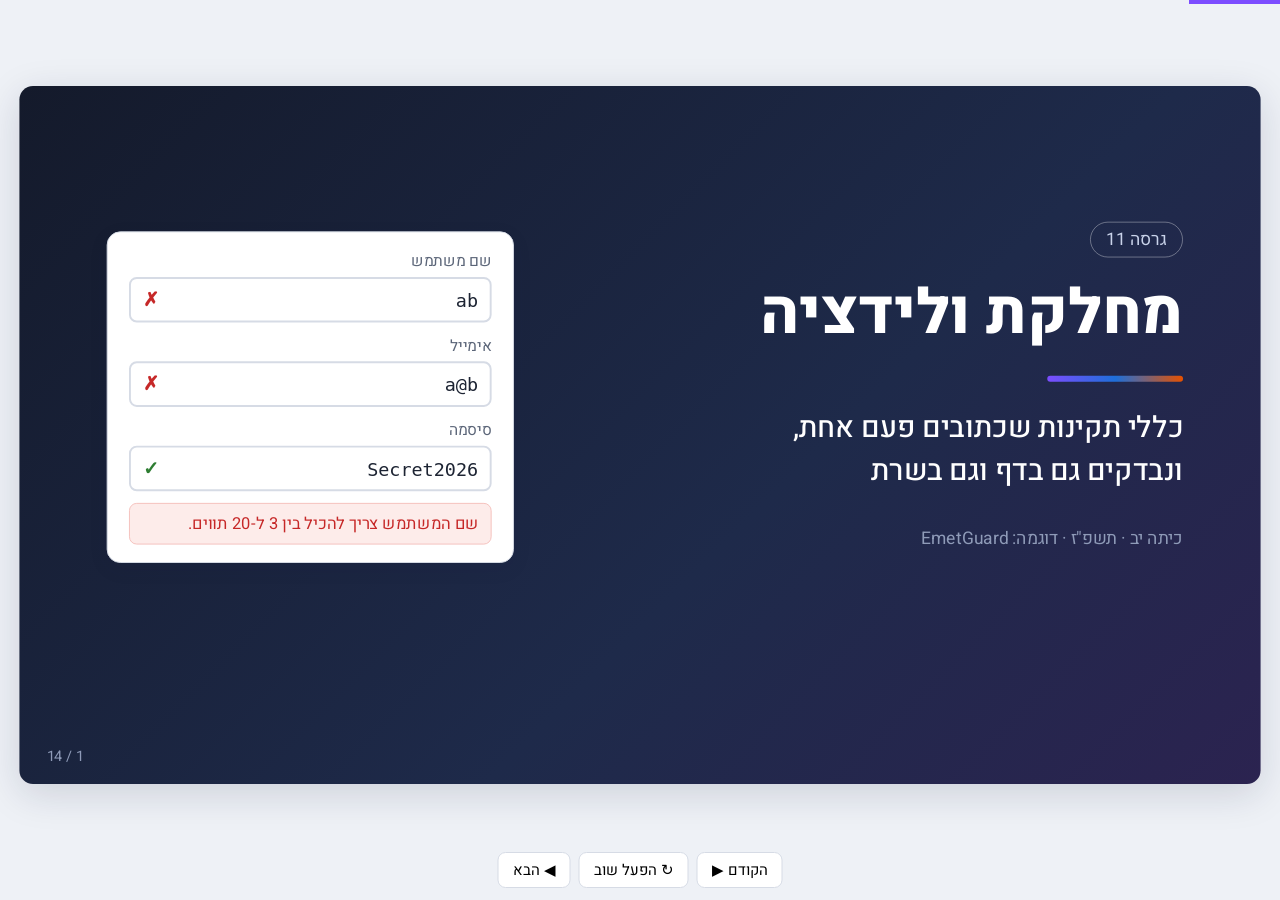
<file: validation.html>
<!DOCTYPE html>
<html lang="he" dir="rtl">
<head>
<meta charset="utf-8">
<meta name="viewport" content="width=device-width, initial-scale=1">
<title>מחלקת ולידציה</title>
<link rel="preconnect" href="https://fonts.googleapis.com">
<link href="https://fonts.googleapis.com/css2?family=Heebo:wght@400;500;700;800&display=swap" rel="stylesheet">
<style>
:root{
  --bg:#eef1f6; --paper:#ffffff; --ink:#1d2433; --muted:#5b6578; --line:#d6dbe5;
  --model:#7c4dff; --dal:#00897b; --api:#e65100; --view:#1e6fd9; --db:#5d4037;
  --ok:#2e7d32; --bad:#c62828; --soft:#f4f6fa; --code:#1e2230;
}
*{box-sizing:border-box}
html,body{margin:0;height:100%;background:var(--bg);font-family:Heebo,Arial,sans-serif;color:var(--ink);overflow:hidden}
#stage{position:absolute;width:1280px;height:720px;left:50%;top:50%;transform-origin:center center}
.slide{position:absolute;inset:0;background:var(--paper);border-radius:14px;box-shadow:0 10px 40px rgba(20,30,60,.15);padding:46px 60px 40px;display:none;overflow:hidden}
.slide.active{display:block}
.slide h2{margin:0 0 6px;font-size:38px;font-weight:800}
.slide .sub{color:var(--muted);font-size:20px;margin:0 0 22px}
.cover .num{color:#8f9bb8}
.num{position:absolute;left:28px;bottom:18px;color:var(--muted);font-size:15px}
.b-model{background:var(--model)} .b-dal{background:var(--dal)} .b-api{background:var(--api)} .b-view{background:var(--view)} .b-db{background:var(--db)}
code{font-family:Consolas,"Courier New",monospace;background:var(--soft);padding:1px 6px;border-radius:5px;direction:ltr;unicode-bidi:isolate;font-size:.92em}
pre{direction:ltr;text-align:left;background:var(--code);color:#e8ecf5;border-radius:10px;padding:16px 20px;font-size:17px;line-height:1.55;margin:0;white-space:pre;font-family:Consolas,"Courier New",monospace}
pre .k{color:#7fb0ff} pre .s{color:#ffcf7a} pre .c{color:#7d8799} pre .t{color:#6fe0c8}
pre .hl{display:inline-block;width:100%;border-radius:4px}
.slide.active pre .hl.flash{animation-name:hlflash}
@keyframes hlflash{0%{background:transparent}30%{background:rgba(127,176,255,.40)}100%{background:rgba(127,176,255,.14)}}
.row{display:flex;gap:26px;align-items:flex-start}
.col{flex:1}
ul.pts{margin:0;padding:0 22px 0 0;font-size:22px;line-height:1.6}
ul.pts li{margin-bottom:6px}
.remember{position:absolute;right:60px;left:60px;bottom:46px;background:#fff8e1;border:2px solid #ffca28;border-radius:10px;padding:10px 18px;font-size:19px}
.remember b{color:#b26a00}
.card{background:var(--soft);border:1px solid var(--line);border-radius:12px;padding:14px 18px;font-size:19px;line-height:1.5}
table.t{border-collapse:collapse;width:100%;font-size:20px}
table.t th,table.t td{border-bottom:1px solid var(--line);padding:9px 12px;text-align:right}
table.t th{background:var(--soft)}
.yes{color:var(--ok);font-weight:700} .no{color:var(--bad);font-weight:700}

/* אנימציות: מתחילות בכל פעם שהשקף נפתח */
.slide.active .in{animation:fadeUp .6s both;animation-delay:var(--d,0s)}
.slide.active .pop{animation:pop .5s both;animation-delay:var(--d,0s)}
.slide.active .drop{animation:drop .7s cubic-bezier(.2,1.4,.4,1) both;animation-delay:var(--d,0s)}
.slide.active .grow{animation:grow .7s both;animation-delay:var(--d,0s);transform-origin:right center}
.slide.active .flash{animation:flash 1s both;animation-delay:var(--d,0s)}
.slide.active .shake{animation:shake .5s both;animation-delay:var(--d,0s)}
@keyframes fadeUp{from{opacity:0;transform:translateY(22px)}to{opacity:1;transform:none}}
@keyframes pop{0%{opacity:0;transform:scale(.6)}70%{transform:scale(1.06)}100%{opacity:1;transform:scale(1)}}
@keyframes drop{from{opacity:0;transform:translateY(-120px)}to{opacity:1;transform:none}}
@keyframes grow{from{transform:scaleX(0)}to{transform:scaleX(1)}}
@keyframes flash{0%{background:transparent}30%{background:rgba(255,214,0,.45)}100%{background:rgba(255,214,0,.18)}}
@keyframes shake{0%{opacity:0}20%{opacity:1;transform:translateX(0)}40%{transform:translateX(-10px)}60%{transform:translateX(10px)}80%{transform:translateX(-6px)}100%{opacity:1;transform:none}}

/* זרימה */
.flow{display:flex;align-items:center}
.node{min-width:150px;padding:14px 12px;border-radius:12px;color:#fff;text-align:center;font-weight:700;font-size:19px;box-shadow:0 4px 12px rgba(0,0,0,.12);position:relative;z-index:2}
.node small{display:block;font-weight:400;font-size:14px;opacity:.92}
.link{flex:1;height:6px;background:var(--line);position:relative;margin:0 4px;border-radius:3px}
.dot{position:absolute;top:50%;width:20px;height:20px;margin-top:-10px;border-radius:50%;opacity:0}
.slide.active .dot.go{animation:goL var(--t,1s) linear both;animation-delay:var(--d,0s)}
.slide.active .dot.stop{animation:goStop var(--t,1s) ease-out both;animation-delay:var(--d,0s)}
@keyframes goL{0%{right:-10px;opacity:1}95%{opacity:1}100%{right:calc(100% - 10px);opacity:0}}
@keyframes goStop{0%{right:-10px;opacity:1}100%{right:40%;opacity:1}}

/* טופס מדומה */
.form{width:420px;background:#fff;border:1px solid var(--line);border-radius:14px;padding:18px 22px;box-shadow:0 6px 20px rgba(20,30,60,.08)}
.field{margin-bottom:12px}
.field label{display:block;font-size:16px;color:var(--muted);margin-bottom:4px}
.field .box{border:2px solid var(--line);border-radius:8px;padding:7px 12px;font-size:19px;direction:ltr;text-align:right;font-family:Consolas,monospace;display:flex;justify-content:space-between;align-items:center}
.field .mark{font-family:Heebo,Arial;font-weight:800;font-size:20px}
.err{background:#fdecea;border:1px solid #f5c2bd;color:var(--bad);border-radius:8px;padding:8px 12px;font-size:17px}
.okmsg{background:#e8f5e9;border:1px solid #b7dfb9;color:var(--ok);border-radius:8px;padding:8px 12px;font-size:17px}

.big{font-size:26px;line-height:1.5}
.pill{display:inline-block;padding:4px 14px;border-radius:20px;font-weight:700;font-size:17px;color:#fff}

/* ניווט */
#nav{position:fixed;bottom:12px;left:50%;transform:translateX(-50%);display:flex;gap:8px;z-index:10}
#nav button{font-family:inherit;font-size:15px;border:1px solid var(--line);background:#fff;border-radius:8px;padding:6px 14px;cursor:pointer}
#bar{position:fixed;top:0;right:0;height:4px;background:var(--model);transition:width .3s;z-index:10}
@media print{#nav,#bar{display:none}}

/* תצוגה בלי סקריפטים (למשל בתצוגה מקדימה של קבצים): כל השקפים אחד מתחת לשני, בלי אנימציות */
html:not(.js),html:not(.js) body{overflow:auto;height:auto}
html:not(.js) #stage{position:static;transform:none;margin:20px auto;height:auto}
html:not(.js) .slide{display:block;position:relative;height:720px;margin-bottom:24px}
html:not(.js) #nav,html:not(.js) #bar{display:none}
</style>
</head>
<body>
<div id="bar"></div>
<div id="stage">

<!-- 1 שער -->
<section class="slide cover" style="background:linear-gradient(135deg,#141a2b 0%,#1e2a4a 60%,#2b2350 100%);color:#fff;padding:0">
  <div style="position:absolute;right:80px;top:140px;width:600px">
    <div class="in" style="--d:.2s;display:inline-block;border:1px solid rgba(255,255,255,.35);border-radius:20px;padding:4px 16px;font-size:18px;color:#c9d3ea">גרסה 11</div>
    <h1 class="in" style="--d:.4s;font-size:64px;line-height:1.15;margin:22px 0 0;font-weight:800">מחלקת ולידציה</h1>
    <div class="grow" style="--d:.9s;width:140px;height:6px;border-radius:3px;margin:26px 0;background:linear-gradient(90deg,var(--model),var(--view),var(--api))"></div>
    <p class="in" style="--d:1.1s;font-size:30px;margin:0;font-weight:500">כללי תקינות שכתובים פעם אחת,<br>ונבדקים גם בדף וגם בשרת</p>
    <p class="in" style="--d:1.5s;font-size:18px;margin:34px 0 0;color:#8f9bb8">כיתה יב · תשפ"ז · דוגמה: EmetGuard</p>
  </div>
  <div class="form" style="position:absolute;left:90px;top:150px;color:var(--ink)">
    <div class="field in" style="--d:1.0s"><label>שם משתמש</label><div class="box"><span class="mark no pop" style="--d:2.2s">✗</span><span>ab</span></div></div>
    <div class="field in" style="--d:1.2s"><label>אימייל</label><div class="box"><span class="mark no pop" style="--d:2.5s">✗</span><span>a@b</span></div></div>
    <div class="field in" style="--d:1.4s"><label>סיסמה</label><div class="box"><span class="mark yes pop" style="--d:2.8s">✓</span><span>Secret2026</span></div></div>
    <div class="err shake" style="--d:3.2s">שם המשתמש צריך להכיל בין 3 ל-20 תווים.</div>
  </div>
</section>

<!-- 2 הבעיה -->
<section class="slide">
  <h2>הבעיה: רק הדף בודק</h2>
  <p class="sub">עד גרסה 10 בדיקות הקלט של ההרשמה היו כתובות בתוך <code>Register.razor</code></p>
  <div class="flow in" style="--d:.2s;margin-top:20px">
    <div class="node" style="background:#455a64">משתמש</div>
    <div class="link"><div class="dot stop" style="background:var(--bad);--d:1.2s;--t:.9s"></div></div>
    <div class="node b-view">דף ההרשמה<small>בודק ✓</small></div>
    <div class="link"></div>
    <div class="node b-api">API<small>לא בודק</small></div>
    <div class="link"></div>
    <div class="node b-db">MySQL</div>
  </div>
  <p class="in" style="--d:2.1s;font-size:21px;margin:12px 0 26px;color:var(--ok)">מהדף: נתון שגוי נעצר. מצוין.</p>
  <div class="flow in" style="--d:2.6s">
    <div class="node" style="background:#37474f">קובץ http<small>או כל תוכנה אחרת</small></div>
    <div class="link" style="flex:2.4"><div class="dot go" style="background:var(--bad);--d:3.4s;--t:1.4s"></div></div>
    <div class="node b-api">API<small>לא בודק</small></div>
    <div class="link"><div class="dot go" style="background:var(--bad);--d:4.8s;--t:.9s"></div></div>
    <div class="node b-db shake" style="--d:5.7s">MySQL<small>נשמר! ✗</small></div>
  </div>
  <pre class="in" style="--d:3.0s;margin-top:22px;font-size:16px;display:inline-block">{ <span class="s">"username"</span>: <span class="s">"a"</span>, <span class="s">"email"</span>: <span class="s">"not-an-email"</span>, <span class="s">"password"</span>: <span class="s">"123"</span> }</pre>
  <div class="remember in" style="--d:6.2s"><b>המסקנה:</b> את הדף אפשר לעקוף. מי ששולח בקשה ישירות ל-API שומר מה שהוא רוצה.</div>
</section>

<!-- 3 הפתרון -->
<section class="slide">
  <h2>הפתרון: מחלקה אחת, שני משתמשים</h2>
  <p class="sub">כל הכללים עוברים למחלקה <code>UserValidator</code>. הדף וה-API קוראים לאותה מחלקה</p>
  <div style="position:relative;height:380px;margin-top:10px">
    <div class="node b-view pop" style="--d:.3s;position:absolute;right:60px;top:40px;width:260px">דף ההרשמה<small>Register.razor</small></div>
    <div class="node b-api pop" style="--d:.6s;position:absolute;left:60px;top:40px;width:260px">ה-API<small>UsersController</small></div>
    <div class="node b-model drop" style="--d:1.2s;position:absolute;left:50%;margin-left:-180px;top:220px;width:360px;font-size:24px">UserValidator<small>שכבת Model</small></div>
    <svg width="1160" height="380" style="position:absolute;inset:0" class="in" viewBox="0 0 1160 380">
      <defs><marker id="ar" markerWidth="10" markerHeight="10" refX="8" refY="5" orient="auto"><path d="M0,0 L10,5 L0,10 z" fill="#7c4dff"/></marker></defs>
      <path d="M 900 110 Q 860 200 720 240" stroke="#7c4dff" stroke-width="4" fill="none" stroke-dasharray="8 6" marker-end="url(#ar)"/>
      <path d="M 260 110 Q 300 200 440 240" stroke="#7c4dff" stroke-width="4" fill="none" stroke-dasharray="8 6" marker-end="url(#ar)"/>
    </svg>
  </div>
  <div class="row">
    <div class="col card in" style="--d:1.8s"><b>כתוב פעם אחת</b><br>משנים כלל במקום אחד, והוא משתנה בכל המערכת.</div>
    <div class="col card in" style="--d:2.1s"><b>אותם כללים בדיוק</b><br>אין מצב שהדף מאשר והשרת דוחה, או להפך.</div>
    <div class="col card in" style="--d:2.4s"><b>קל לבדוק ולהסביר</b><br>כל הבדיקות בקובץ אחד, ולא מפוזרות בדפים.</div>
  </div>
</section>

<!-- 4 איפה -->
<section class="slide">
  <h2>איפה המחלקה יושבת?</h2>
  <p class="sub">היא צריכה להיות מוכרת גם לתצוגה וגם ל-API. נבדוק מי מכיר את מי</p>
  <table class="t in" style="--d:.2s">
    <tr><th>אם נשים אותה ב...</th><th>התצוגה מכירה?</th><th>ה-API מכיר?</th><th></th></tr>
    <tr class="in" style="--d:.6s"><td><b>EmetGuardView</b></td><td class="yes">כן</td><td class="no">לא</td><td>ה-API לא מפנה לתצוגה</td></tr>
    <tr class="in" style="--d:1.0s"><td><b>EmetGuardAPI</b></td><td class="no">לא</td><td class="yes">כן</td><td>התצוגה מדברת עם ה-API רק דרך HTTP</td></tr>
    <tr class="in" style="--d:1.4s"><td><b>DAL</b></td><td class="no">לא, ואסור</td><td class="yes">כן</td><td>התצוגה לא ניגשת לשכבת בסיס הנתונים</td></tr>
    <tr class="flash" style="--d:2.0s"><td><b style="color:var(--model)">Model</b></td><td class="yes">כן, הפניה ישירה</td><td class="yes">כן, דרך DAL</td><td><b>השכבה היחידה שכולם מכירים</b></td></tr>
  </table>
  <div class="row" style="margin-top:20px">
    <div class="col card in" style="--d:2.6s">Model מתארת <b>מה זה משתמש</b>.<br><code>UserValidator</code> מתארת <b>מה זה משתמש תקין</b>.</div>
    <div class="col card in" style="--d:3.0s">לא צריך להוסיף אף Project Reference. ההפניות כבר קיימות מהגרסאות הקודמות.</div>
  </div>
  <div class="remember in" style="--d:3.6s"><b>שימו לב:</b> "שם המשתמש כבר תפוס" צריך שאילתה, ולכן נשאר ב-<code>UserDB</code>. ב-Model רק בדיקות על הטקסט עצמו.</div>
</section>

<!-- 5 הכללים -->
<section class="slide">
  <h2>הכללים</h2>
  <p class="sub">כל שדה וכלל משלו. כמה דוגמאות: מה עובר ומה נדחה</p>
  <div class="row">
    <div class="col card in" style="--d:.2s">
      <div class="pill b-view">שם משתמש</div>
      <p style="margin:10px 0">3 עד 20 תווים. רק אותיות באנגלית, ספרות וקו תחתון.</p>
      <div class="pop" style="--d:1.0s"><span class="yes">✓</span> <code>guy_2026</code></div>
      <div class="pop" style="--d:1.3s"><span class="no">✗</span> <code>ab</code> קצר מדי</div>
      <div class="pop" style="--d:1.6s"><span class="no">✗</span> <code>גיא</code> עברית</div>
      <div class="pop" style="--d:1.9s"><span class="no">✗</span> <code>test.user</code> נקודה</div>
    </div>
    <div class="col card in" style="--d:.4s">
      <div class="pill b-api">אימייל</div>
      <p style="margin:10px 0">מבנה תקין של כתובת, ונקודה אחרי ה-<code>@</code>.</p>
      <div class="pop" style="--d:2.3s"><span class="yes">✓</span> <code>dana@school.org</code></div>
      <div class="pop" style="--d:2.6s"><span class="no">✗</span> <code>not-an-email</code></div>
      <div class="pop" style="--d:2.9s"><span class="no">✗</span> <code>a@b</code> אין נקודה</div>
    </div>
    <div class="col card in" style="--d:.6s">
      <div class="pill b-model">סיסמה</div>
      <p style="margin:10px 0">לפחות 8 תווים, לפחות אות אחת וספרה אחת.</p>
      <div class="pop" style="--d:3.3s"><span class="yes">✓</span> <code>Secret2026</code></div>
      <div class="pop" style="--d:3.6s"><span class="no">✗</span> <code>123</code> קצרה</div>
      <div class="pop" style="--d:3.9s"><span class="no">✗</span> <code>abcdefgh</code> אין ספרה</div>
    </div>
  </div>
  <div class="remember in" style="--d:4.4s"><b>בפרויקט שלכם:</b> הכללים לפי הנושא שלכם. למשל מחיר חיובי, תאריך עתידי, כמות בין 1 ל-10.</div>
</section>

<!-- 6 קוד: שם משתמש -->
<section class="slide">
  <h2>הקוד: בדיקת שדה אחד</h2>
  <p class="sub">כל פעולה מחזירה מחרוזת: הודעת שגיאה, או מחרוזת ריקה אם הכול תקין</p>
  <div class="row">
    <pre class="in" style="--d:.2s;flex:1.5;font-size:15.5px"><span class="k">public static string</span> <span class="t">ValidateUsername</span>(<span class="k">string</span>? username)
{
<span class="hl flash" style="--d:1.2s">    <span class="k">if</span> (<span class="k">string</span>.IsNullOrWhiteSpace(username))
    {
        <span class="k">return</span> <span class="s">"יש להקליד שם משתמש."</span>;
    }</span>
    <span class="k">string</span> value = username.Trim();
<span class="hl flash" style="--d:2.4s">    <span class="k">if</span> (value.Length &lt; UsernameMinLength || value.Length &gt; UsernameMaxLength)
    {
        <span class="k">return</span> <span class="s">$"...בין {UsernameMinLength} ל-{UsernameMaxLength} תווים."</span>;
    }</span>
<span class="hl flash" style="--d:3.6s">    <span class="k">foreach</span> (<span class="k">char</span> c <span class="k">in</span> value)
    {
        <span class="k">bool</span> isEnglishLetter = (c &gt;= <span class="s">'a'</span> &amp;&amp; c &lt;= <span class="s">'z'</span>) || (c &gt;= <span class="s">'A'</span> &amp;&amp; c &lt;= <span class="s">'Z'</span>);
        <span class="k">bool</span> isDigit = c &gt;= <span class="s">'0'</span> &amp;&amp; c &lt;= <span class="s">'9'</span>;
        <span class="k">if</span> (!isEnglishLetter &amp;&amp; !isDigit &amp;&amp; c != <span class="s">'_'</span>)
        {
            <span class="k">return</span> <span class="s">"...רק אותיות באנגלית, ספרות וקו תחתון."</span>;
        }
    }</span>
<span class="hl flash" style="--d:4.8s">    <span class="k">return</span> <span class="s">""</span>;</span>
}</pre>
    <div class="col">
      <div class="card in" style="--d:1.2s;margin-bottom:10px"><b>1.</b> שדה ריק? עוצרים מיד.</div>
      <div class="card in" style="--d:2.4s;margin-bottom:10px"><b>2.</b> אורך לא בטווח? עוצרים.</div>
      <div class="card in" style="--d:3.6s;margin-bottom:10px"><b>3.</b> עוברים על כל תו. תו אסור? עוצרים.</div>
      <div class="card in" style="--d:4.8s"><b>4.</b> הגענו לסוף? הכול תקין, מחזירים מחרוזת ריקה.</div>
    </div>
  </div>
</section>

<!-- 7 קוד: משתמש שלם -->
<section class="slide">
  <h2>הקוד: בדיקת משתמש שלם</h2>
  <p class="sub">הפעולה <code>Validate</code> אוספת את כל השגיאות לרשימה</p>
  <div class="row">
    <pre class="in" style="--d:.2s;flex:1.3;font-size:16px"><span class="k">public static</span> List&lt;<span class="k">string</span>&gt; <span class="t">Validate</span>(User user)
{
    List&lt;<span class="k">string</span>&gt; errors = <span class="k">new</span> List&lt;<span class="k">string</span>&gt;();

<span class="hl flash" style="--d:1.0s">    <span class="k">string</span> error = ValidateUsername(user.Username);
    <span class="k">if</span> (error != <span class="s">""</span>) { errors.Add(error); }</span>

<span class="hl flash" style="--d:1.8s">    error = ValidateEmail(user.Email);
    <span class="k">if</span> (error != <span class="s">""</span>) { errors.Add(error); }</span>

<span class="hl flash" style="--d:2.6s">    error = ValidatePassword(user.Password);
    <span class="k">if</span> (error != <span class="s">""</span>) { errors.Add(error); }</span>

    <span class="k">return</span> errors;
}</pre>
    <div class="col">
      <div class="card in" style="--d:3.2s;margin-bottom:14px">
        <b>הקלט:</b> <code>a</code> · <code>not-an-email</code> · <code>123</code>
      </div>
      <div class="card in" style="--d:3.6s"><b>הרשימה שחוזרת:</b>
        <div class="err pop" style="--d:4.0s;margin-top:8px">שם המשתמש צריך להכיל בין 3 ל-20 תווים.</div>
        <div class="err pop" style="--d:4.4s;margin-top:6px">כתובת האימייל לא תקינה.</div>
        <div class="err pop" style="--d:4.8s;margin-top:6px">הסיסמה צריכה להכיל לפחות 8 תווים.</div>
      </div>
      <p class="in" style="--d:5.4s;font-size:19px">רשימה ריקה = הכול תקין.<br>רשימה ולא הודעה אחת: מי ששולח בקשה מקבל את כל הבעיות בבת אחת.</p>
    </div>
  </div>
</section>

<!-- 8 static ו-const -->
<section class="slide">
  <h2>שתי מילים שכדאי להבין</h2>
  <p class="sub">ובוחן עשוי לשאול עליהן</p>
  <div class="row" style="margin-top:20px">
    <div class="col card in" style="--d:.2s">
      <div class="pill b-model" style="font-size:22px">static</div>
      <p class="big" style="font-size:21px">למחלקה אין נתונים משלה. היא רק מקבלת ערך ומחזירה תשובה.</p>
      <p style="font-size:19px">לכן לא יוצרים ממנה עצם עם <code>new</code>, וקוראים לפעולה דרך שם המחלקה:</p>
      <pre class="pop" style="--d:1.2s;font-size:17px">UserValidator.ValidateEmail(email);
Math.Max(a, b);   <span class="c">// אותו רעיון</span></pre>
    </div>
    <div class="col card in" style="--d:.6s">
      <div class="pill b-api" style="font-size:22px">const</div>
      <p class="big" style="font-size:21px">קבוע: ערך שנקבע פעם אחת ולא משתנה בזמן הריצה.</p>
      <pre class="pop" style="--d:1.8s;font-size:17px"><span class="k">public const int</span> PasswordMinLength = <span class="s">8</span>;</pre>
      <p style="font-size:19px;margin-top:12px">המספר מופיע גם בבדיקה וגם בהודעת השגיאה. כדי לשנות את הכלל משנים <b>מספר אחד</b>, וההודעה מתעדכנת איתו.</p>
    </div>
  </div>
</section>

<!-- 9 בדף -->
<section class="slide">
  <h2>שימוש בדף ההרשמה</h2>
  <p class="sub">בודקים שדה אחרי שדה ומציגים את השגיאה הראשונה. בלי לפנות לשרת</p>
  <div class="row">
    <pre class="in" style="--d:.2s;flex:1.25;font-size:15.5px"><span class="k">string</span> error = UserValidator.ValidateUsername(username);
<span class="k">if</span> (error == <span class="s">""</span>)
{
    error = UserValidator.ValidateEmail(email);
}
<span class="k">if</span> (error == <span class="s">""</span>)
{
    error = UserValidator.ValidatePassword(password);
}
<span class="hl flash" style="--d:2.6s"><span class="k">if</span> (error != <span class="s">""</span>)
{
    errorMessage = error;
    <span class="k">return</span>;
}</span>

<span class="c">// אימות הסיסמה קיים רק בטופס, ולכן נשאר בדף</span>
<span class="k">if</span> (password != confirmPassword) { ... }</pre>
    <div class="col" style="display:flex;flex-direction:column;align-items:center">
      <div class="form in" style="--d:.8s;width:380px">
        <div class="field"><label>שם משתמש</label><div class="box"><span></span><span>dana_k</span></div></div>
        <div class="field"><label>אימייל</label><div class="box"><span></span><span>dana@school</span></div></div>
        <div class="field"><label>סיסמה</label><div class="box"><span></span><span>••••••••••</span></div></div>
        <div class="err shake" style="--d:2.6s">כתובת האימייל לא תקינה.</div>
      </div>
      <p class="in" style="--d:3.2s;font-size:19px;text-align:center">התשובה מיידית. הבקשה לא יצאה מהדפדפן.</p>
    </div>
  </div>
</section>

<!-- 10 ב-API -->
<section class="slide">
  <h2>שימוש ב-API</h2>
  <p class="sub">בתחילת הפעולה <code>Add</code> בבקר, לפני כל גישה לבסיס הנתונים</p>
  <pre class="in" style="--d:.2s;font-size:16.5px"><span class="k">public async</span> Task&lt;ActionResult&lt;User&gt;&gt; <span class="t">Add</span>([FromBody] User user, ...)
{
<span class="hl flash" style="--d:1.0s">    List&lt;<span class="k">string</span>&gt; errors = UserValidator.Validate(user);
    <span class="k">if</span> (errors.Count &gt; 0)
    {
        Console.WriteLine(<span class="s">$"[Register] Failed, invalid data: {user.Username}"</span>);
        <span class="k">return</span> BadRequest(errors);   <span class="c">// קוד 400 + רשימת השגיאות</span>
    }</span>
    ...   <span class="c">// רק אחר כך: שם משתמש תפוס? אימייל תפוס? שמירה</span>
}</pre>
  <div class="flow in" style="--d:1.8s;margin-top:26px">
    <div class="node" style="background:#37474f">קובץ http<small>a · not-an-email · 123</small></div>
    <div class="link" style="flex:1.6"><div class="dot go" style="background:var(--bad);--d:2.3s;--t:1.1s"></div></div>
    <div class="node b-api">API<small>UserValidator</small></div>
    <div class="link"></div>
    <div class="node b-db" style="opacity:.35">MySQL<small>לא מגיעים לכאן</small></div>
  </div>
  <div class="row" style="margin-top:18px;align-items:center">
    <div class="pop" style="--d:3.5s;background:var(--code);color:#ffb4ab;border-radius:10px;padding:10px 18px;font-family:Consolas,monospace;direction:ltr;font-size:19px">HTTP/1.1 400 Bad Request</div>
    <div class="err pop" style="--d:3.8s">שם המשתמש צריך להכיל בין 3 ל-20 תווים.</div>
    <div class="err pop" style="--d:4.1s">כתובת האימייל לא תקינה.</div>
    <div class="err pop" style="--d:4.4s">הסיסמה צריכה להכיל לפחות 8 תווים.</div>
  </div>
</section>

<!-- 11 נוחות מול הגנה -->
<section class="slide">
  <h2>נוחות מול הגנה</h2>
  <p class="sub">למה בודקים פעמיים, אם הכללים זהים?</p>
  <div class="row" style="margin-top:24px">
    <div class="col card in" style="--d:.3s;border-top:6px solid var(--view)">
      <div class="pill b-view" style="font-size:20px">הבדיקה בדף</div>
      <p class="big">= <b>נוחות</b></p>
      <ul class="pts" style="font-size:20px">
        <li>תשובה מיידית למשתמש</li>
        <li>לא שולחים לשרת בקשה מיותרת</li>
        <li>אפשר לעקוף אותה</li>
      </ul>
    </div>
    <div class="col card in" style="--d:.9s;border-top:6px solid var(--api)">
      <div class="pill b-api" style="font-size:20px">הבדיקה בשרת</div>
      <p class="big">= <b>הגנה</b></p>
      <ul class="pts" style="font-size:20px">
        <li>אי אפשר לעקוף אותה</li>
        <li>שומרת על בסיס הנתונים</li>
        <li>עובדת גם לאפליקציה עתידית</li>
      </ul>
    </div>
  </div>
  <div class="remember pop" style="--d:1.8s;font-size:22px;text-align:center"><b>במערכת אמיתית בודקים תמיד בשני המקומות.</b> בזכות המחלקה המשותפת, הכללים זהים בשניהם.</div>
</section>

<!-- 12 ובכניסה? -->
<section class="slide">
  <h2>ומה עם דף הכניסה?</h2>
  <p class="sub">בכניסה <b>לא</b> בודקים את חוזק הסיסמה</p>
  <div class="row" style="margin-top:20px">
    <div class="col">
      <table class="t in" style="--d:.3s">
        <tr><th>משתמש התחלתי</th><th>סיסמה</th><th>עומדת בכללים?</th></tr>
        <tr class="in" style="--d:.7s"><td><code>admin</code></td><td><code>admin</code></td><td class="no">לא, 5 תווים</td></tr>
        <tr class="in" style="--d:1.0s"><td><code>teacher</code></td><td><code>teacher</code></td><td class="no">לא, אין ספרה</td></tr>
        <tr class="in" style="--d:1.3s"><td><code>user</code></td><td><code>user</code></td><td class="no">לא, 4 תווים</td></tr>
      </table>
      <p class="in" style="--d:1.9s;font-size:21px">המשתמשים האלה נוצרו לפני שהיו כללים. אם נבדוק חוזק בכניסה, הם לא יוכלו להיכנס.</p>
    </div>
    <div class="col card in" style="--d:2.4s">
      <p class="big" style="margin-top:0">הכללים חלים רק במקום שבו <b>נוצרת</b> סיסמה או משתמש חדש:</p>
      <ul class="pts">
        <li>הרשמה</li>
        <li>בהמשך: החלפת סיסמה</li>
      </ul>
      <p style="font-size:20px">בכניסה מספיק לבדוק שהשדות לא ריקים. את השאר עושה השוואת הסיסמה מול בסיס הנתונים.</p>
    </div>
  </div>
</section>

<!-- 13 משרד החינוך -->
<section class="slide">
  <h2>ומה זה נותן לנו מול הטופס של משרד החינוך?</h2>
  <p class="sub">גיליון ההערכה החדש</p>
  <div class="row" style="margin-top:26px">
    <div class="col card pop" style="--d:.3s;border-right:6px solid var(--ok)">
      <div class="pill" style="background:var(--ok)">דרישת חובה 4</div>
      <p class="big">"צד לקוח יכלול ממשק משתמש נח, <b>הכולל בדיקות תקינות</b>"</p>
    </div>
    <div class="col card pop" style="--d:.9s;border-right:6px solid var(--model)">
      <div class="pill b-model">הרחבה, סעיף 9</div>
      <p class="big">"כתיבה ושימוש במחלקות <b>validation</b>"</p>
    </div>
  </div>
  <div class="remember in" style="--d:1.6s;font-size:22px"><b>מחלקה אחת, שני סעיפים:</b> היא מחזקת דרישת חובה, ונספרת גם כאחד מנושאי ההרחבה.</div>
</section>

<!-- 14 משימה -->
<section class="slide">
  <h2>המשימה שלכם</h2>
  <p class="sub">שלב 11 בפרויקט שלכם</p>
  <ol class="pts" style="font-size:23px;line-height:1.75;margin-top:16px">
    <li class="in" style="--d:.2s">צרו בשכבת Model מחלקה <code>UserValidator</code> עם בדיקה לכל שדה ופעולה <code>Validate</code>.</li>
    <li class="in" style="--d:.5s">החליפו את הבדיקות בדף ההרשמה בקריאות למחלקה.</li>
    <li class="in" style="--d:.8s">הוסיפו בדיקה בתחילת הפעולה שמוסיפה משתמש ב-API, עם <code>BadRequest(errors)</code>.</li>
    <li class="in" style="--d:1.1s">הוסיפו לקובץ ה-http בקשה עם נתונים שגויים, וודאו שחוזר קוד 400.</li>
    <li class="in" style="--d:1.4s">עדכנו בקשות קיימות בקובץ ה-http שלא עומדות בכללים החדשים.</li>
    <li class="in" style="--d:1.7s">commit, tag בשם <code>v11</code>, Release, ושורה בטבלה שב-README.</li>
  </ol>
  <div class="remember in" style="--d:2.3s"><b>המדריך המלא:</b> Release "גרסה 11" במאגר EmetGuard, או הקישור בשורה 11 ב-README.</div>
</section>

</div>

<div id="nav">
  <button id="prev">הקודם ▶</button>
  <button id="replay">↻ הפעל שוב</button>
  <button id="next">◀ הבא</button>
</div>

<script>
(function(){
  document.documentElement.classList.add('js');
  var slides = document.querySelectorAll('.slide');
  var stage = document.getElementById('stage');
  var bar = document.getElementById('bar');
  var current = 0;

  slides.forEach(function(s, i){
    var n = document.createElement('div');
    n.className = 'num';
    n.textContent = (i + 1) + ' / ' + slides.length;
    s.appendChild(n);
  });

  function fit(){
    var scale = Math.min(window.innerWidth / 1320, (window.innerHeight - 50) / 760);
    stage.style.transform = 'translate(-50%,-50%) scale(' + scale + ')';
    stage.style.marginTop = '-15px';
  }

  function show(i){
    if (i < 0 || i >= slides.length) { return; }
    slides[current].classList.remove('active');
    current = i;
    var s = slides[current];
    void s.offsetWidth;
    s.classList.add('active');
    bar.style.width = ((current + 1) / slides.length * 100) + '%';
    try { history.replaceState(null, '', '#' + (current + 1)); } catch (e) {}
  }

  function replay(){
    var s = slides[current];
    s.classList.remove('active');
    void s.offsetWidth;
    s.classList.add('active');
  }

  document.getElementById('next').onclick = function(){ show(current + 1); };
  document.getElementById('prev').onclick = function(){ show(current - 1); };
  document.getElementById('replay').onclick = replay;

  document.addEventListener('keydown', function(e){
    if (e.key === 'ArrowLeft' || e.key === ' ' || e.key === 'PageDown') { e.preventDefault(); show(current + 1); }
    if (e.key === 'ArrowRight' || e.key === 'PageUp') { e.preventDefault(); show(current - 1); }
    if (e.key === 'r' || e.key === 'R' || e.key === 'ר') { replay(); }
    if (e.key === 'Home') { show(0); }
    if (e.key === 'End') { show(slides.length - 1); }
  });

  window.addEventListener('resize', fit);
  fit();
  var start = parseInt((location.hash || '#1').slice(1), 10) - 1;
  if (isNaN(start)) { start = 0; }
  slides[0].classList.add('active');
  show(start);
})();
</script>
</body>
</html>
</file>
